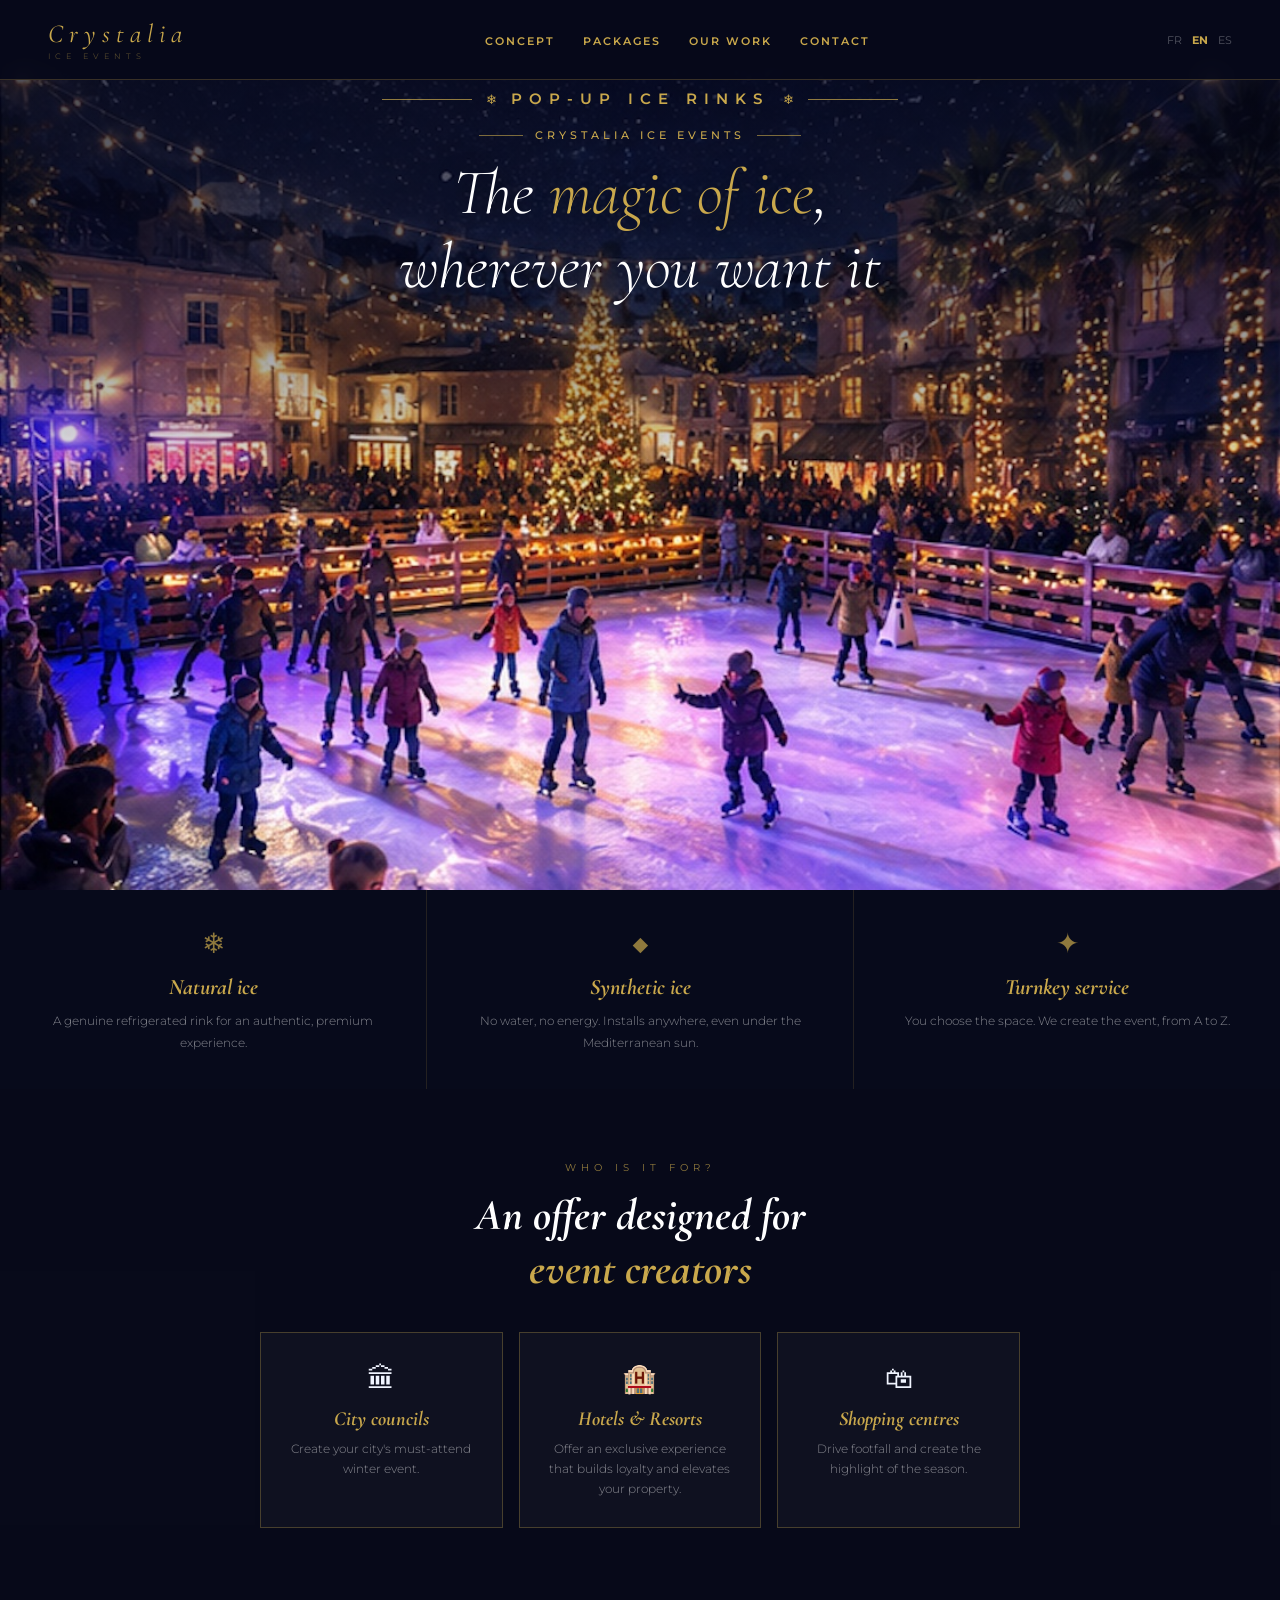
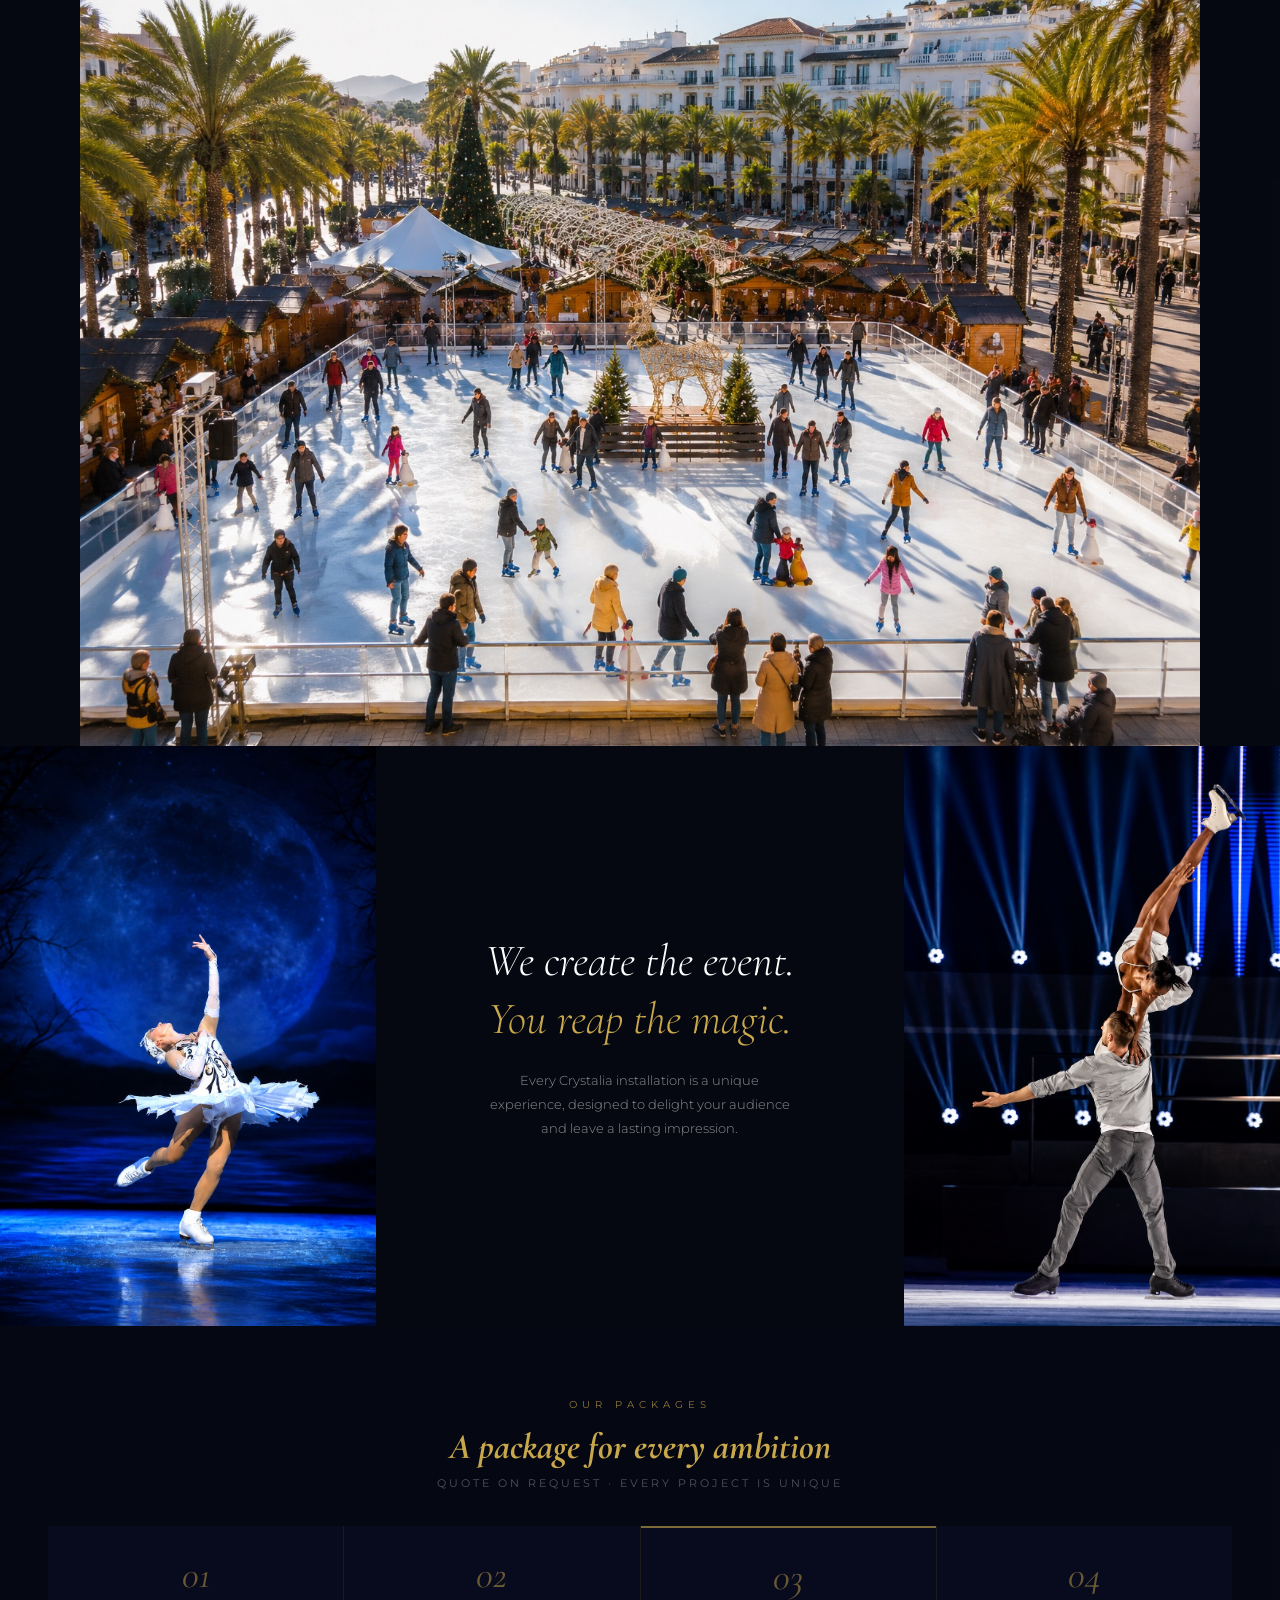
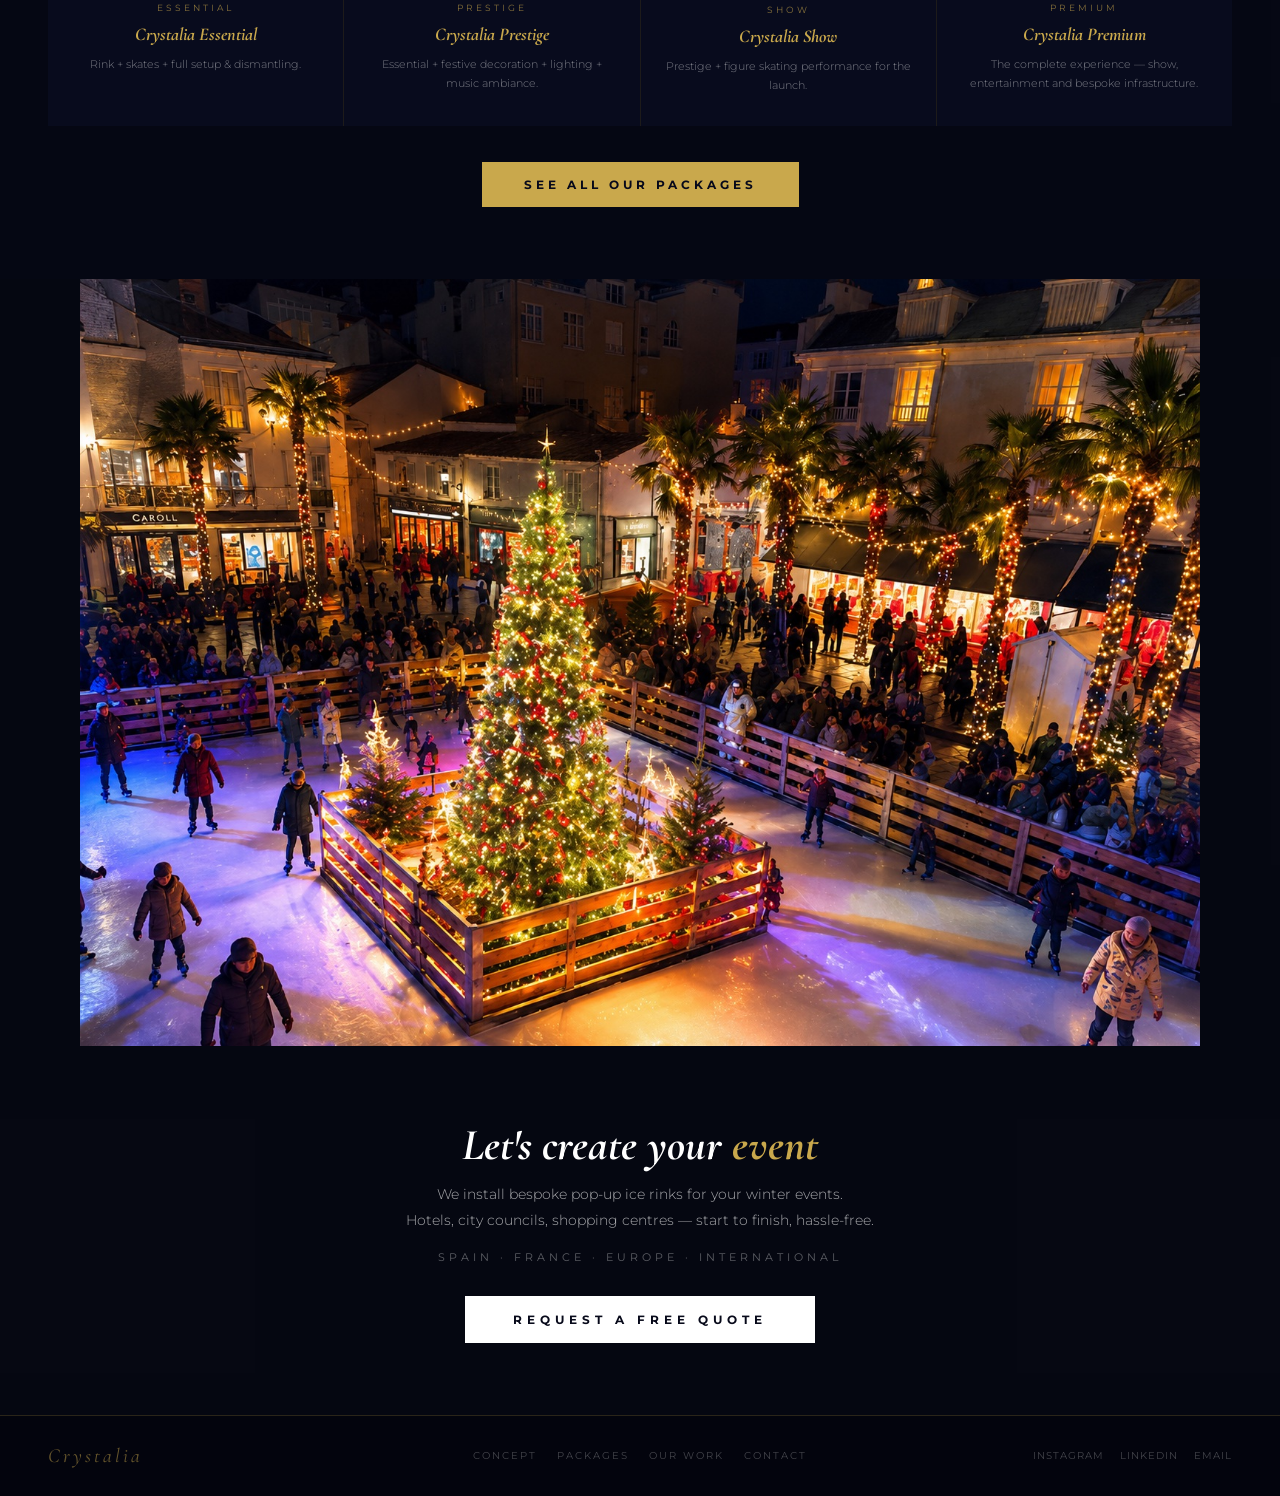
<file: index.html>
<!DOCTYPE html>
<html lang="fr">
<head>
  <meta charset="UTF-8" />
  <meta name="viewport" content="width=device-width, initial-scale=1.0" />
  <title>Crystalia Ice — Patinoires éphémères de prestige</title>
  <meta name="description" content="Crystalia Ice crée des patinoires éphémères sur mesure pour hôtels, mairies et centres commerciaux." />
  <link rel="preconnect" href="https://fonts.googleapis.com" />
  <link rel="preconnect" href="https://fonts.gstatic.com" crossorigin />
  <link href="https://fonts.googleapis.com/css2?family=Cormorant+Garamond:ital,wght@0,300;0,400;0,500;1,300;1,400;1,500&family=Montserrat:wght@300;400;500;600;700&display=swap" rel="stylesheet" />
  <link rel="stylesheet" href="style.css" />
  <style>
    * { box-sizing: border-box; margin: 0; padding: 0; }
    :root { --gold: #c9a84c; --night: #07091a; }
    html { scroll-behavior: smooth; }
    body { background: var(--night); color: #f0f4ff; font-family: 'Montserrat', sans-serif; overflow-x: hidden; }

    /* ── HERO ── */
    .hero {
      margin-top: 62px;
      position: relative;
      height: 92vh;
      min-height: 600px;
      overflow: hidden;
      display: flex;
      flex-direction: column;
      justify-content: flex-start;
    }
    .hero-img {
      position: absolute;
      inset: 0;
      width: 100%;
      height: 100%;
      object-fit: cover;
      object-position: center;
      z-index: 0;
    }
    .hero-gradient {
      position: absolute;
      inset: 0;
      background: linear-gradient(
        to bottom,
        rgba(7,9,26,0.72) 0%,
        rgba(7,9,26,0.55) 25%,
        rgba(7,9,26,0.0) 55%,
        rgba(7,9,26,0.0) 100%
      );
      z-index: 1;
    }
    /* TAG EN HAUT */
    .hero-top-tag {
      position: relative;
      z-index: 2;
      text-align: center;
      padding: 22px 40px 0;
    }
    .tag-orn {
      display: inline-flex;
      align-items: center;
      gap: 14px;
    }
    .tag-line {
      width: 90px;
      height: 0.5px;
      background: rgba(201,168,76,0.7);
    }
    .tag-flake {
      color: var(--gold);
      font-size: 13px;
    }
    .tag-label {
      font-family: 'Montserrat', sans-serif;
      font-size: 15px;
      font-weight: 600;
      letter-spacing: 7px;
      color: var(--gold);
      text-transform: uppercase;
    }
    /* TEXTE SOUS LE TAG */
    .hero-text {
      position: relative;
      z-index: 2;
      width: 100%;
      text-align: center;
      padding: 20px 40px 0;
    }
    .hero-orn { display: flex; align-items: center; gap: 12px; justify-content: center; margin-bottom: 14px; }
    .orn-line { width: 44px; height: 0.5px; background: rgba(201,168,76,0.6); }
    .orn-tag { font-size: 11px; letter-spacing: 4px; color: var(--gold); text-transform: uppercase; font-weight: 500; }
    .hero-text h1 {
      font-family: 'Cormorant Garamond', serif;
      font-size: clamp(36px, 5vw, 64px);
      font-weight: 300;
      font-style: italic;
      color: #fff;
      line-height: 1.15;
      margin-bottom: 14px;
      text-shadow: 0 2px 20px rgba(0,0,0,0.6);
    }
    .hero-text h1 em { color: var(--gold); }
    .hero-text p {
      font-size: 15px;
      color: rgba(255,255,255,0.9);
      max-width: 520px;
      line-height: 1.8;
      margin: 0 auto 28px;
      font-weight: 300;
      text-shadow: 0 1px 8px rgba(0,0,0,0.6);
    }
    .btn-white { background: #fff; color: var(--night); padding: 16px 48px; font-size: 12px; font-weight: 700; letter-spacing: 5px; text-transform: uppercase; border: none; cursor: pointer; font-family: 'Montserrat', sans-serif; text-decoration: none; display: inline-block; }
    .btn-gold { background: var(--gold); color: var(--night); padding: 15px 42px; font-size: 12px; font-weight: 700; letter-spacing: 4px; text-transform: uppercase; border: none; cursor: pointer; font-family: 'Montserrat', sans-serif; text-decoration: none; display: inline-block; }

    /* ── PILIERS ── */
    .piliers { display: grid; grid-template-columns: repeat(3, 1fr); gap: 1px; background: rgba(201,168,76,0.15); }
    .pilier { background: rgba(8,11,28,0.99); padding: 36px 28px; text-align: center; }
    .pilier-icon { font-size: 28px; color: rgba(201,168,76,0.7); margin-bottom: 14px; display: block; }
    .pilier h3 { font-family: 'Cormorant Garamond', serif; font-size: 22px; font-style: italic; color: var(--gold); margin-bottom: 10px; }
    .pilier p { font-size: 12px; color: rgba(255,255,255,0.5); line-height: 1.8; font-weight: 300; }

    /* ── SECTIONS TEXTE ── */
    .sec-tag { font-size: 10px; letter-spacing: 5px; color: rgba(201,168,76,0.7); text-transform: uppercase; margin-bottom: 14px; display: block; }
    .section-dark { background: rgba(8,10,26,0.99); padding: 72px 48px; text-align: center; }
    .section-dark h2 { font-family: 'Cormorant Garamond', serif; font-size: clamp(28px, 4vw, 44px); font-style: italic; color: #fff; margin-bottom: 36px; }
    .section-dark h2 em { color: var(--gold); }

    /* ── CIBLES ── */
    .cibles-grid { display: grid; grid-template-columns: repeat(3, 1fr); gap: 16px; max-width: 760px; margin: 0 auto; }
    .cible { border: 0.5px solid rgba(201,168,76,0.3); padding: 28px 22px; background: rgba(255,255,255,0.03); }
    .cible-icon { font-size: 28px; margin-bottom: 12px; display: block; }
    .cible h3 { font-family: 'Cormorant Garamond', serif; font-size: 20px; font-style: italic; color: var(--gold); margin-bottom: 8px; }
    .cible p { font-size: 12px; color: rgba(255,255,255,0.5); line-height: 1.65; font-weight: 300; }

    /* ── IMAGE SECTION ── */
    .section-image { background: rgba(6,8,18,0.99); padding: 0 80px 0; line-height: 0; }
    .section-image img { width: 100%; height: auto; display: block; }

    /* ── TRIO ── */
    .section-trio { display: grid; grid-template-columns: 1fr 1.4fr 1fr; background: rgba(6,8,18,0.99); min-height: 580px; }
    .trio-photo { overflow: hidden; }
    .trio-photo img { width: 100%; height: 100%; object-fit: cover; object-position: center top; display: block; }
    .trio-text { display: flex; flex-direction: column; align-items: center; justify-content: center; text-align: center; padding: 60px 40px; background: rgba(6,8,18,0.99); }
    .trio-text h2 { font-family: 'Cormorant Garamond', serif; font-size: clamp(28px, 3.5vw, 48px); font-style: italic; font-weight: 300; color: #fff; line-height: 1.3; margin-bottom: 20px; }
    .trio-text h2 em { color: var(--gold); }
    .trio-text p { font-size: 13px; color: rgba(255,255,255,0.55); line-height: 1.85; font-weight: 300; max-width: 300px; }

    /* ── FORMULES ── */
    .formules { background: rgba(6,8,20,0.99); padding: 72px 48px; }
    .formules-header { text-align: center; margin-bottom: 36px; }
    .formules-header h2 { font-family: 'Cormorant Garamond', serif; font-size: clamp(26px, 4vw, 36px); font-style: italic; color: #fff; margin-bottom: 8px; }
    .formules-header h2 em { color: var(--gold); }
    .formules-header p { font-size: 11px; color: rgba(255,255,255,0.3); letter-spacing: 3px; text-transform: uppercase; }
    .formules-grid { display: grid; grid-template-columns: repeat(4, 1fr); gap: 1px; background: rgba(201,168,76,0.12); margin-bottom: 36px; }
    .f-card { background: rgba(9,12,30,0.99); padding: 30px 20px; text-align: center; }
    .f-card.featured { border-top: 2px solid rgba(201,168,76,0.6); }
    .f-num { font-family: 'Cormorant Garamond', serif; font-size: 38px; font-style: italic; color: rgba(201,168,76,0.5); line-height: 1; margin-bottom: 8px; }
    .f-tag { font-size: 9px; letter-spacing: 3px; text-transform: uppercase; color: rgba(201,168,76,0.65); margin-bottom: 10px; display: block; }
    .f-card h3 { font-family: 'Cormorant Garamond', serif; font-size: 18px; font-style: italic; color: var(--gold); margin-bottom: 10px; }
    .f-card p { font-size: 11px; color: rgba(255,255,255,0.45); line-height: 1.75; font-weight: 300; }
    .formules-cta { text-align: center; }

    /* ── CTA ── */
    .section-cta { background: rgba(6,8,18,0.99); padding: 72px 48px; text-align: center; }
    .section-cta h2 { font-family: 'Cormorant Garamond', serif; font-size: clamp(28px, 4vw, 44px); font-style: italic; color: #fff; margin-bottom: 10px; }
    .section-cta h2 em { color: var(--gold); }
    .section-cta .cta-desc { font-size: 14px; color: rgba(255,255,255,0.65); line-height: 1.85; font-weight: 300; max-width: 560px; margin: 0 auto 16px; letter-spacing: 0; text-transform: none; }
    .section-cta .cta-sub { font-size: 11px; color: rgba(255,255,255,0.35); letter-spacing: 4px; text-transform: uppercase; margin-bottom: 32px; }

    /* ── FOOTER ── */
    footer { padding: 28px 48px; background: rgba(4,5,14,0.99); border-top: 0.5px solid rgba(201,168,76,0.2); display: grid; grid-template-columns: 1fr 1fr 1fr; align-items: center; }
    .footer-logo { font-family: 'Cormorant Garamond', serif; font-size: 20px; font-style: italic; color: rgba(201,168,76,0.5); letter-spacing: 3px; }
    .footer-nav { display: flex; gap: 20px; justify-content: center; }
    .footer-nav a { font-size: 10px; color: rgba(255,255,255,0.25); letter-spacing: 2px; text-transform: uppercase; text-decoration: none; }
    .footer-nav a:hover { color: var(--gold); }
    .footer-social { display: flex; gap: 16px; justify-content: flex-end; }
    .footer-social a { font-size: 10px; color: rgba(255,255,255,0.25); letter-spacing: 1px; text-transform: uppercase; text-decoration: none; }
    .footer-social a:hover { color: var(--gold); }

    /* ── SÉLECTEUR DE LANGUE ── */
    .nav-lang span { cursor: pointer; }
    .nav-lang span.active { color: var(--gold); font-weight: 700; }

    /* ============================================
       RESPONSIVE MOBILE — page d'accueil
       ============================================ */
    @media (max-width: 768px) {
      .hero { height: 86vh; min-height: 520px; margin-top: 58px; }
      .hero-top-tag { padding: 16px 20px 0; }
      .tag-line { width: 40px; }
      .tag-label { font-size: 10px; letter-spacing: 4px; }
      .hero-text { padding: 14px 22px 0; }
      .hero-text h1 { font-size: clamp(28px, 8vw, 38px); margin-bottom: 10px; }
      .hero-text p { font-size: 13px; max-width: 320px; }

      .piliers { grid-template-columns: 1fr; }
      .pilier { padding: 28px 24px; }

      .section-dark { padding: 48px 24px; }
      .section-dark h2 { margin-bottom: 26px; }
      .cibles-grid { grid-template-columns: 1fr; gap: 12px; }

      .section-image { padding: 0 20px; }

      .section-trio { grid-template-columns: 1fr; min-height: auto; }
      .trio-photo { height: 420px; background: rgba(6,8,18,0.99); }
      .trio-photo img { object-fit: contain; object-position: center; }
      .trio-text { padding: 36px 24px; }
      .trio-text p { max-width: none; }

      .formules { padding: 48px 20px; }
      .formules-grid { grid-template-columns: 1fr 1fr; gap: 1px; }
      .f-card { padding: 22px 14px; }

      .section-cta { padding: 48px 24px; }
      .section-cta .cta-desc { font-size: 13px; }

      footer { grid-template-columns: 1fr; gap: 16px; text-align: center; padding: 32px 24px; }
      .footer-nav, .footer-social { justify-content: center; }
    }

    @media (max-width: 480px) {
      .formules-grid { grid-template-columns: 1fr; }
      .hero-text h1 { font-size: 26px; }
    }
  </style>
</head>
<body>

  <!-- NAV -->
  <nav class="main-nav">
    <a href="index.html" class="nav-logo">
      <span class="nav-logo-main">Crystalia</span>
      <span class="nav-logo-sub">Ice Events</span>
    </a>
    <ul class="nav-links">
      <li><a href="concept.html" data-i18n="nav.concept">Concept</a></li>
      <li><a href="formules.html" data-i18n="nav.formules">Formules</a></li>
      <li><a href="realisations.html" data-i18n="nav.realisations">Réalisations</a></li>
      <li><a href="contact.html" data-i18n="nav.contact">Contact</a></li>
    </ul>
    <div class="nav-lang">
      <span data-lang="fr">FR</span>
      <span data-lang="en">EN</span>
      <span data-lang="es">ES</span>
    </div>
    <button class="nav-burger" aria-label="Menu">
      <span></span><span></span><span></span>
    </button>
  </nav>

  <!-- NAV MOBILE PANEL -->
  <div class="nav-mobile-panel">
    <a href="index.html" class="active" data-i18n="nav.accueil">Accueil</a>
    <a href="concept.html" data-i18n="nav.concept">Concept</a>
    <a href="formules.html" data-i18n="nav.formules">Formules</a>
    <a href="realisations.html" data-i18n="nav.realisations">Réalisations</a>
    <a href="contact.html" data-i18n="nav.contact">Contact</a>
    <div class="nav-mobile-lang">
      <span data-lang="fr">FR</span>
      <span data-lang="en">EN</span>
      <span data-lang="es">ES</span>
    </div>
  </div>

  <!-- HERO -->
  <div class="hero">
    <img class="hero-img" src="hero-bg.jpg" alt="Patinoire féerique de nuit" />
    <div class="hero-gradient"></div>
    <div class="hero-top-tag">
      <div class="tag-orn">
        <div class="tag-line"></div>
        <span class="tag-flake">❄</span>
        <span class="tag-label" data-i18n="hero.tag">Patinoires éphémères</span>
        <span class="tag-flake">❄</span>
        <div class="tag-line"></div>
      </div>
    </div>
    <div class="hero-text">
      <div class="hero-orn">
        <div class="orn-line"></div>
        <span class="orn-tag">Crystalia Ice Events</span>
        <div class="orn-line"></div>
      </div>
      <h1 data-i18n-html="hero.title">La <em>magie de la glace</em>,<br>où vous le souhaitez</h1>
    </div>
  </div>

  <!-- PILIERS -->
  <section class="piliers">
    <div class="pilier">
      <span class="pilier-icon">❄</span>
      <h3 data-i18n="piliers.naturelle.titre">Glace naturelle</h3>
      <p data-i18n="piliers.naturelle.texte">Une vraie patinoire réfrigérée pour une expérience authentique et premium.</p>
    </div>
    <div class="pilier">
      <span class="pilier-icon">◆</span>
      <h3 data-i18n="piliers.synthetique.titre">Glace synthétique</h3>
      <p data-i18n="piliers.synthetique.texte">Sans eau ni énergie. S'installe partout, même en plein soleil méditerranéen.</p>
    </div>
    <div class="pilier">
      <span class="pilier-icon">✦</span>
      <h3 data-i18n="piliers.cle.titre">Clé en main</h3>
      <p data-i18n="piliers.cle.texte">Vous choisissez l'espace. Nous créons l'événement, de A à Z.</p>
    </div>
  </section>

  <!-- CIBLES -->
  <section class="section-dark">
    <span class="sec-tag" data-i18n="cibles.tag">Pour qui ?</span>
    <h2 data-i18n-html="cibles.titre">Une offre pensée pour<br><em>les créateurs d'événements</em></h2>
    <div class="cibles-grid">
      <div class="cible">
        <span class="cible-icon">🏛</span>
        <h3 data-i18n="cibles.mairies.titre">Mairies</h3>
        <p data-i18n="cibles.mairies.texte">Créez le rendez-vous hivernal incontournable de votre ville.</p>
      </div>
      <div class="cible">
        <span class="cible-icon">🏨</span>
        <h3 data-i18n="cibles.hotels.titre">Hôtels & Resorts</h3>
        <p data-i18n="cibles.hotels.texte">Offrez une expérience exclusive qui fidélise et fait rayonner votre établissement.</p>
      </div>
      <div class="cible">
        <span class="cible-icon">🛍</span>
        <h3 data-i18n="cibles.centres.titre">Centres commerciaux</h3>
        <p data-i18n="cibles.centres.texte">Générez du flux et créez l'animation de la saison.</p>
      </div>
    </div>
  </section>

  <!-- IMAGE 1 -->
  <div class="section-image">
    <img src="cta-bg.jpg" alt="Patinoire de jour" />
  </div>

  <!-- TRIO -->
  <section class="section-trio">
    <div class="trio-photo">
      <img src="show-left.jpg" alt="Patinage artistique solo" />
    </div>
    <div class="trio-text">
      <h2 data-i18n-html="trio.titre">Nous créons l'événement.<br><em>Vous récoltez la magie.</em></h2>
      <p data-i18n="trio.texte">Chaque installation Crystalia est une expérience unique, pensée pour émerveiller votre public et marquer les esprits durablement.</p>
    </div>
    <div class="trio-photo">
      <img src="show-right.jpg" alt="Duo de patinage artistique" />
    </div>
  </section>

  <!-- FORMULES -->
  <section class="formules">
    <div class="formules-header">
      <span class="sec-tag" data-i18n="formules.tag">Nos formules</span>
      <h2 data-i18n-html="formules.titre"><em>Un pack pour chaque ambition</em></h2>
      <p data-i18n="formules.sousTitre">Sur devis · Chaque projet est unique</p>
    </div>
    <div class="formules-grid">
      <div class="f-card">
        <div class="f-num">01</div>
        <span class="f-tag" data-i18n="formules.essentiel.tag">Essentiel</span>
        <h3 data-i18n="formules.essentiel.titre">Crystalia Essentiel</h3>
        <p data-i18n="formules.essentiel.texte">Patinoire + patins + installation & démontage complet.</p>
      </div>
      <div class="f-card">
        <div class="f-num">02</div>
        <span class="f-tag" data-i18n="formules.prestige.tag">Prestige</span>
        <h3 data-i18n="formules.prestige.titre">Crystalia Prestige</h3>
        <p data-i18n="formules.prestige.texte">Essentiel + décoration féerique + éclairage + ambiance musicale.</p>
      </div>
      <div class="f-card featured">
        <div class="f-num">03</div>
        <span class="f-tag" data-i18n="formules.show.tag">Show</span>
        <h3 data-i18n="formules.show.titre">Crystalia Show</h3>
        <p data-i18n="formules.show.texte">Prestige + spectacle de patinage artistique pour l'inauguration.</p>
      </div>
      <div class="f-card">
        <div class="f-num">04</div>
        <span class="f-tag" data-i18n="formules.premium.tag">Premium</span>
        <h3 data-i18n="formules.premium.titre">Crystalia Premium</h3>
        <p data-i18n="formules.premium.texte">L'expérience complète — show, animations et infrastructure sur mesure.</p>
      </div>
    </div>
    <div class="formules-cta">
      <a href="formules.html" class="btn-gold" data-i18n="formules.cta">Voir toutes nos formules</a>
    </div>
  </section>

  <!-- IMAGE 3 -->
  <div class="section-image">
    <img src="cibles-bg.jpg" alt="Patinoire vue aérienne" />
  </div>

  <!-- CTA -->
  <section class="section-cta">
    <h2 data-i18n-html="cta.titre">Créons votre <em>événement</em></h2>
    <p class="cta-desc" data-i18n-html="cta.texte">Nous installons des patinoires éphémères sur mesure pour vos événements hivernaux.<br>Hôtels, mairies, centres commerciaux — de A à Z, sans contrainte.</p>
    <p class="cta-sub" data-i18n="cta.zones">Espagne · France · Europe · International</p>
    <a href="contact.html" class="btn-white" data-i18n="cta.bouton">Demander un devis gratuit</a>
  </section>

  <!-- FOOTER -->
  <footer>
    <div class="footer-logo">Crystalia</div>
    <nav class="footer-nav">
      <a href="concept.html" data-i18n="nav.concept">Concept</a>
      <a href="formules.html" data-i18n="nav.formules">Formules</a>
      <a href="realisations.html" data-i18n="nav.realisations">Réalisations</a>
      <a href="contact.html" data-i18n="nav.contact">Contact</a>
    </nav>
    <div class="footer-social">
      <a href="#" target="_blank">Instagram</a>
      <a href="#" target="_blank">LinkedIn</a>
      <a href="mailto:contact@crystalia-ice.com">Email</a>
    </div>
  </footer>

  <script src="i18n.js"></script>
  <script src="nav-mobile.js"></script>
  <script>
    window.addEventListener('scroll', () => {
      document.querySelector('nav.main-nav').style.background = window.scrollY > 50
        ? 'rgba(7,9,26,0.99)'
        : 'rgba(7,9,26,0.95)';
    });
  </script>
</body>
</html>
</file>
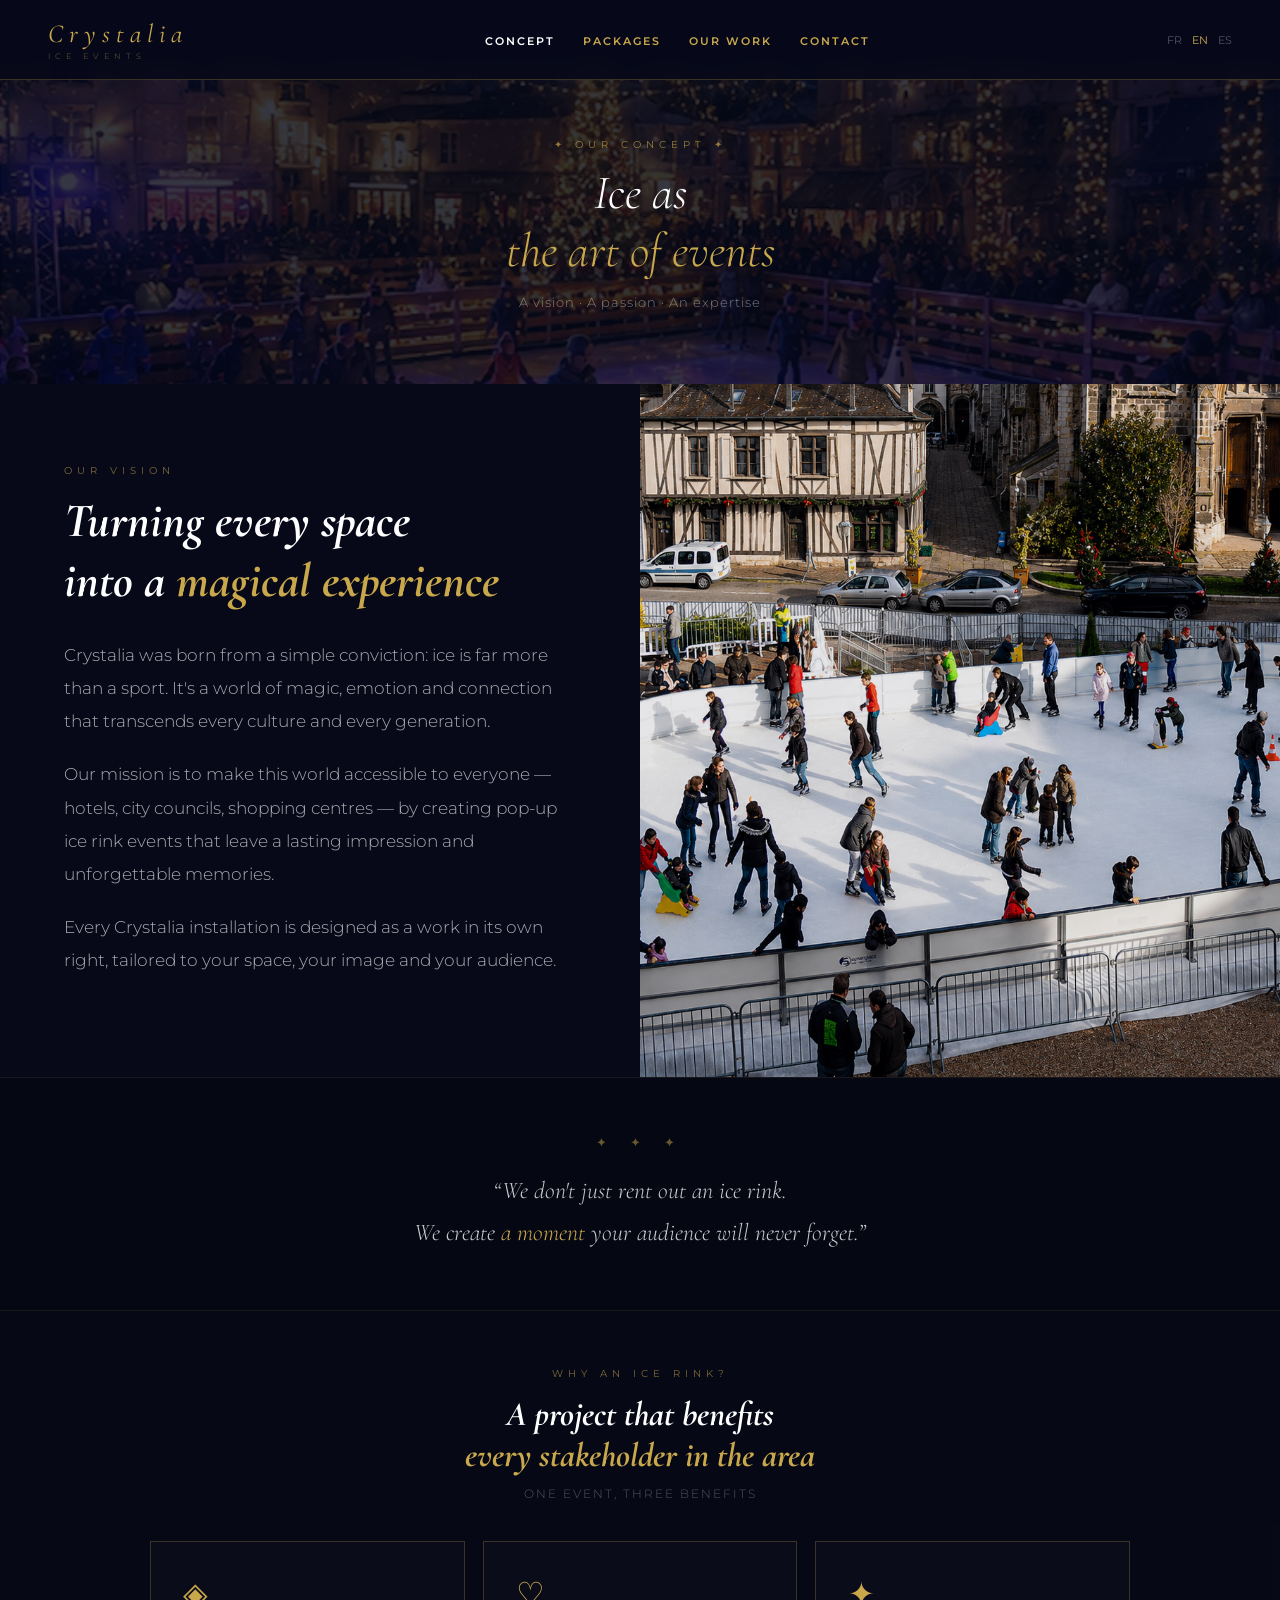
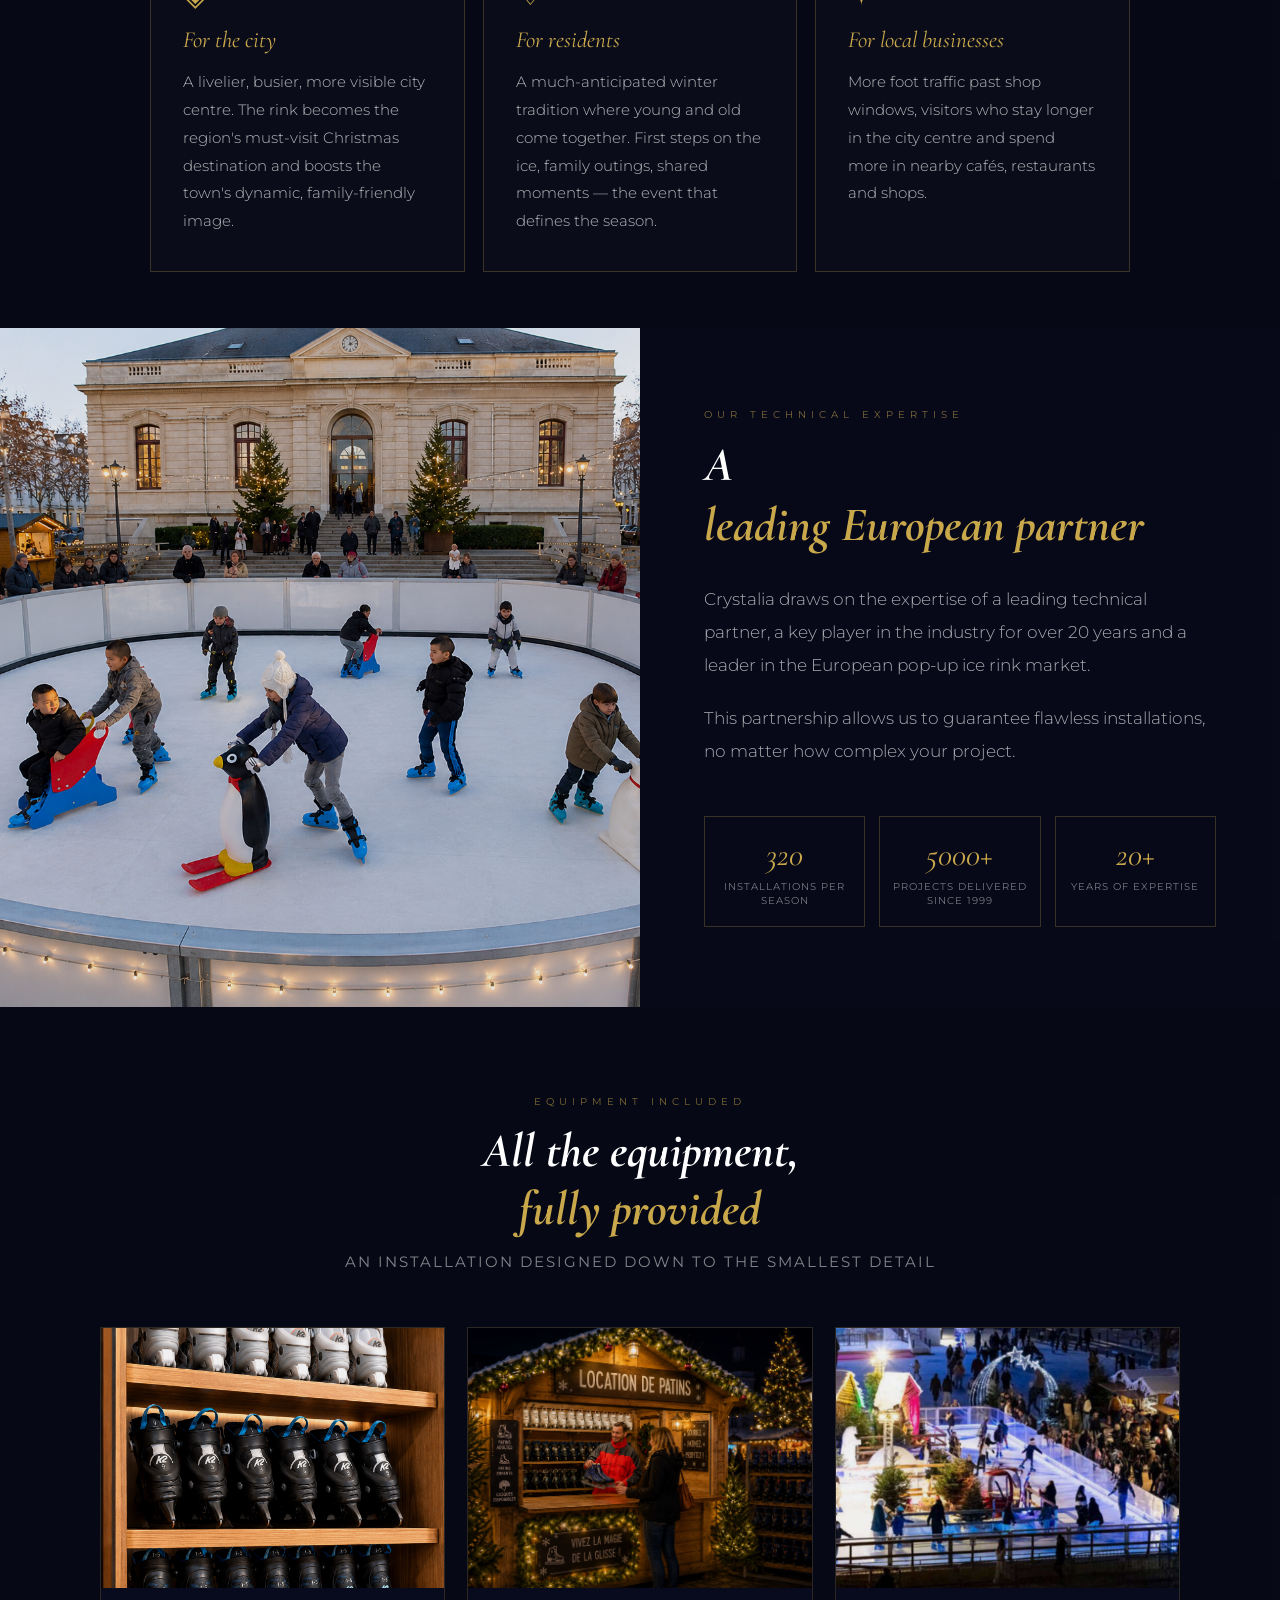
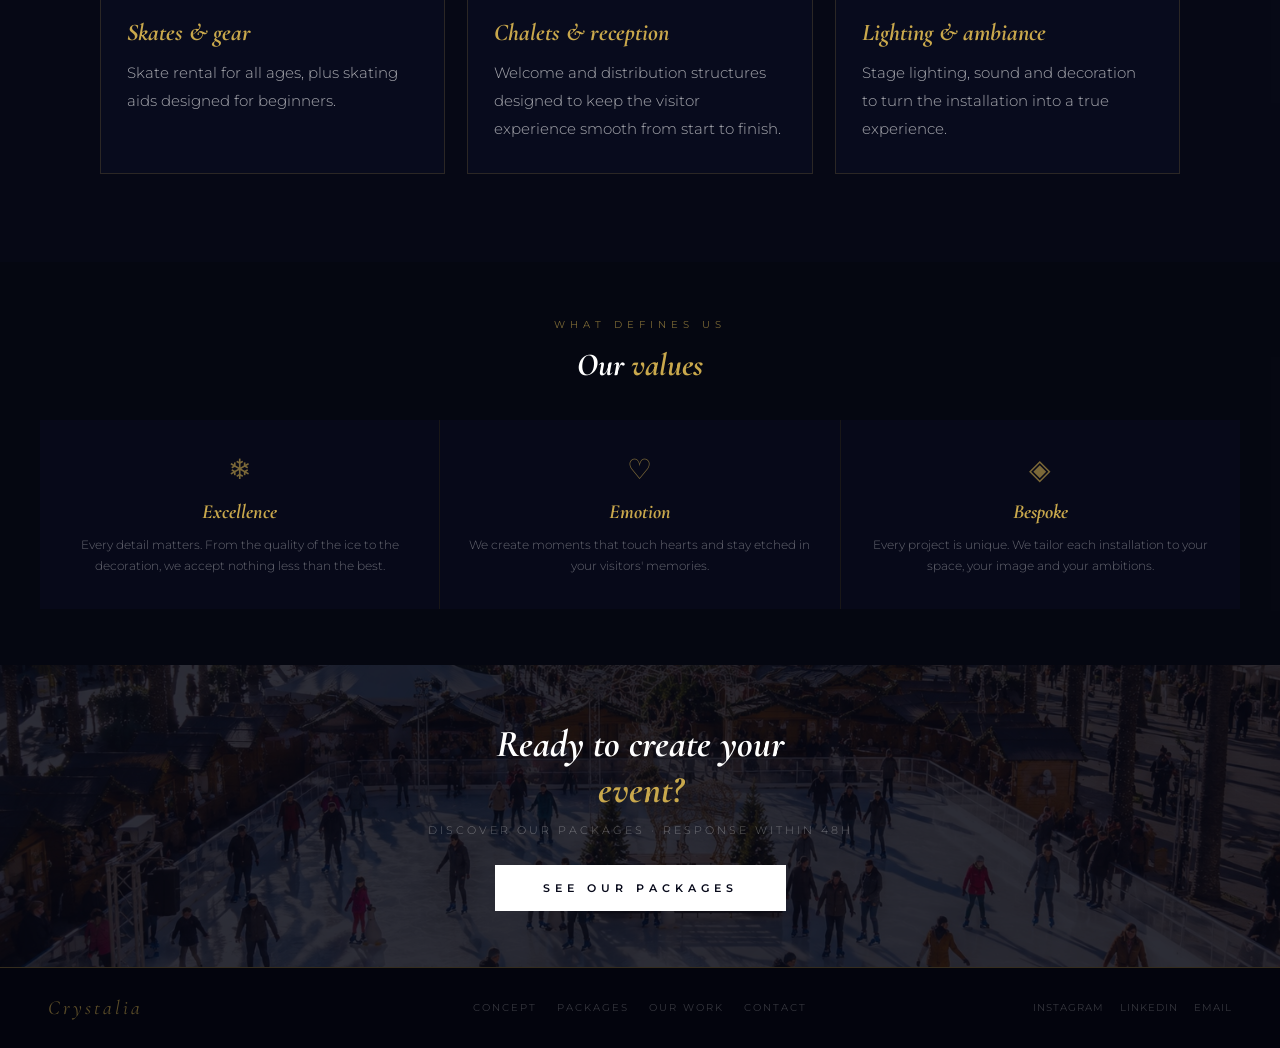
<file: concept.html>
<!DOCTYPE html>
<html lang="fr">
<head>
  <meta charset="UTF-8" />
  <meta name="viewport" content="width=device-width, initial-scale=1.0" />
  <title>Concept — Crystalia Ice</title>
  <meta name="description" content="Découvrez la vision et le concept Crystalia Ice — patinoires éphémères de prestige, partenaire leader européen, événements inoubliables." />
  <link rel="preconnect" href="https://fonts.googleapis.com" />
  <link rel="preconnect" href="https://fonts.gstatic.com" crossorigin />
  <link href="https://fonts.googleapis.com/css2?family=Cormorant+Garamond:ital,wght@0,300;0,400;0,500;1,300;1,400;1,500&family=Montserrat:wght@300;400;500;600&display=swap" rel="stylesheet" />
  <link rel="stylesheet" href="style.css" />
  <style>
    .vision { display: grid; grid-template-columns: 1fr 1fr; background: rgba(8,10,26,0.99); }
    .vision-text { padding: 80px 64px; display: flex; flex-direction: column; justify-content: center; }
    .vision-text h2 { font-family: 'Cormorant Garamond', serif; font-size: clamp(34px,4.5vw,48px); font-style: italic; color: #fff; line-height: 1.25; margin-bottom: 28px; }
    .vision-text h2 em { color: var(--gold); }
    .vision-text p { font-size: 17px; color: rgba(255,255,255,0.65); line-height: 1.95; font-weight: 300; margin-bottom: 20px; }
    .vision-img { overflow: hidden; min-height: 360px; }
    .vision-img img { width: 100%; height: 100%; object-fit: cover; opacity: 0.9; }

    .philo { padding: 56px 60px; background: rgba(6,8,20,0.99); text-align: center; border-top: 0.5px solid rgba(201,168,76,0.1); border-bottom: 0.5px solid rgba(201,168,76,0.1); }
    .stars { color: var(--gold); letter-spacing: 10px; font-size: 13px; opacity: 0.5; margin-bottom: 20px; display: block; }
    .philo blockquote { font-family: 'Cormorant Garamond', serif; font-size: clamp(18px,3vw,24px); font-style: italic; color: rgba(255,255,255,0.78); line-height: 1.75; max-width: 620px; margin: 0 auto; font-weight: 300; }
    .philo blockquote em { color: var(--gold); }

    .pourquoi { background: rgba(7,9,22,0.99); padding: 56px 40px; }
    .pourquoi-header { text-align: center; margin-bottom: 40px; }
    .pourquoi-header h2 { font-family: 'Cormorant Garamond', serif; font-size: clamp(26px,4vw,34px); font-style: italic; color: #fff; margin-bottom: 10px; }
    .pourquoi-header h2 em { color: var(--gold); }
    .pourquoi-header p { font-size: 12px; color: rgba(255,255,255,0.3); letter-spacing: 2px; text-transform: uppercase; font-weight: 300; }
    .chiffres { display: grid; grid-template-columns: repeat(2,1fr); gap: 18px; max-width: 760px; margin: 0 auto; }
    .chiffres-3 { grid-template-columns: repeat(3,1fr); max-width: 980px; }
    .chiffre { border: 0.5px solid rgba(201,168,76,0.25); padding: 36px 32px; background: rgba(255,255,255,0.015); }
    .chiffre .chiffre-icon { font-size: 32px; color: #c9a84c !important; line-height: 1; margin-bottom: 16px; }
    .chiffre h3 { font-family: 'Cormorant Garamond', serif; font-size: 23px; font-style: italic; color: #c9a84c !important; margin-bottom: 14px; font-weight: 400; }
    .chiffre p { font-size: 15px; color: rgba(255,255,255,0.7) !important; line-height: 1.85; font-weight: 300; }

    .partenaire { position: relative; overflow: hidden; min-height: 420px; }
    .partenaire img { position: absolute; inset: 0; width: 100%; height: 100%; object-fit: cover; z-index: 0; opacity: 0.9; }
    .partenaire-ov { position: absolute; inset: 0; background: linear-gradient(to left, rgba(6,9,26,0.95) 40%, rgba(6,9,26,0.2) 100%); z-index: 1; }
    .partenaire-content { position: relative; z-index: 3; display: flex; justify-content: flex-end; padding: 72px 70px; }
    .partenaire-text { max-width: 560px; text-align: right; }
    .partenaire-text h2 { font-family: 'Cormorant Garamond', serif; font-size: clamp(32px,5vw,46px); font-style: italic; color: #fff; margin-bottom: 24px; line-height: 1.25; }
    .partenaire-text h2 em { color: var(--gold); }
    .partenaire-text p { font-size: 17px; color: rgba(255,255,255,0.65); line-height: 1.9; font-weight: 300; margin-bottom: 18px; }
    .partenaire-stats { display: grid; grid-template-columns: repeat(3,1fr); gap: 14px; margin-top: 28px; }
    .partenaire-v2 .vision-text { background: rgba(8,10,26,0.99); }
    .p-stat { border: 0.5px solid rgba(201,168,76,0.25); padding: 18px 12px; text-align: center; }
    .p-stat-num { font-family: 'Cormorant Garamond', serif; font-size: 32px; font-style: italic; color: var(--gold); }
    .p-stat-label { font-size: 10px; color: rgba(255,255,255,0.45); letter-spacing: 1px; text-transform: uppercase; margin-top: 6px; line-height: 1.4; display: block; }

    .valeurs { padding: 56px 40px; background: rgba(6,8,18,0.99); }
    .valeurs-header { text-align: center; margin-bottom: 36px; }
    .valeurs-header h2 { font-family: 'Cormorant Garamond', serif; font-size: clamp(24px,4vw,32px); font-style: italic; color: #fff; }
    .valeurs-header h2 em { color: var(--gold); }
    .valeurs-grid { display: grid; grid-template-columns: repeat(3,1fr); gap: 1px; background: rgba(201,168,76,0.1); }
    .valeur { background: rgba(8,10,26,0.99); padding: 32px 26px; text-align: center; }
    .valeur-icon { font-size: 28px; color: rgba(201,168,76,0.6); margin-bottom: 14px; display: block; }
    .valeur h3 { font-family: 'Cormorant Garamond', serif; font-size: 20px; font-style: italic; color: var(--gold); margin-bottom: 10px; }
    .valeur p { font-size: 12px; color: rgba(255,255,255,0.38); line-height: 1.8; font-weight: 300; }

    .equip { background: rgba(7,9,22,0.99); padding: 88px 56px; }
    .equip-header { text-align: center; margin-bottom: 56px; }
    .equip-header h2 { font-family: 'Cormorant Garamond', serif; font-size: clamp(34px,5vw,48px); font-style: italic; color: #fff; margin-bottom: 14px; }
    .equip-header h2 em { color: var(--gold); }
    .equip-header p { font-size: 15px; color: rgba(255,255,255,0.5); letter-spacing: 2px; text-transform: uppercase; }
    .equip-grid { display: grid; grid-template-columns: repeat(4,1fr); gap: 22px; max-width: 1320px; margin: 0 auto; }
    .equip-grid-3 { grid-template-columns: repeat(3,1fr); max-width: 1080px; }
    .equip-card { background: rgba(9,12,30,0.99); border: 0.5px solid rgba(201,168,76,0.18); overflow: hidden; }
    .equip-img { height: 260px; overflow: hidden; }
    .equip-img img { width: 100%; height: 100%; object-fit: cover; opacity: 0.95; }
    .equip-text { padding: 30px 26px; }
    .equip-text h3 { font-family: 'Cormorant Garamond', serif; font-size: 24px; font-style: italic; color: var(--gold); margin-bottom: 12px; }
    .equip-text p { font-size: 15px; color: rgba(255,255,255,0.65); line-height: 1.85; font-weight: 300; }

    /* ============================================
       RESPONSIVE MOBILE — page Concept
       ============================================ */
    @media (max-width: 768px) {
      .vision { grid-template-columns: 1fr; }
      .vision-text { padding: 40px 24px; }
      .vision-text h2 { font-size: clamp(26px,7vw,32px); margin-bottom: 18px; }
      .vision-text p { font-size: 15px; margin-bottom: 16px; }
      .vision-img { min-height: 220px; }

      .philo { padding: 36px 24px; }
      .philo blockquote { font-size: 17px; }

      .pourquoi { padding: 40px 22px; }
      .pourquoi-header { margin-bottom: 28px; }
      .chiffres, .chiffres-3 { grid-template-columns: 1fr; gap: 14px; max-width: none; }
      .chiffre { padding: 26px 22px; }
      .chiffre h3 { font-size: 21px; }
      .chiffre p { font-size: 14px; }

      .partenaire-content { padding: 32px 22px; justify-content: flex-start; }
      .partenaire-text { text-align: left; max-width: none; }
      .partenaire-text h2 { font-size: clamp(26px,7vw,32px); }
      .partenaire-text p { font-size: 15px; }
      .partenaire-stats { grid-template-columns: repeat(3,1fr); gap: 8px; margin-top: 20px; }
      .p-stat { padding: 12px 6px; }
      .p-stat-num { font-size: 24px; }
      .p-stat-label { font-size: 8px; }

      .equip { padding: 48px 22px; }
      .equip-header { margin-bottom: 32px; }
      .equip-grid, .equip-grid-3 { grid-template-columns: 1fr; gap: 16px; max-width: none; }
      .equip-img { height: 200px; }

      .valeurs { padding: 40px 22px; }
      .valeurs-header { margin-bottom: 24px; }
      .valeurs-grid { grid-template-columns: 1fr; }
      .valeur { padding: 26px 22px; }
    }
  </style>
</head>
<body>

  <nav class="main-nav">
    <a href="index.html" class="nav-logo">
      <span class="nav-logo-main">Crystalia</span>
      <span class="nav-logo-sub">Ice Events</span>
    </a>
    <ul class="nav-links">
      <li><a href="concept.html" class="active" data-i18n="nav.concept">Concept</a></li>
      <li><a href="formules.html" data-i18n="nav.formules">Formules</a></li>
      <li><a href="realisations.html" data-i18n="nav.realisations">Réalisations</a></li>
      <li><a href="contact.html" data-i18n="nav.contact">Contact</a></li>
    </ul>
    <div class="nav-lang">
      <span data-lang="fr">FR</span><span data-lang="en">EN</span><span data-lang="es">ES</span>
    </div>
    <button class="nav-burger" aria-label="Menu">
      <span></span><span></span><span></span>
    </button>
  </nav>

  <div class="nav-mobile-panel">
    <a href="index.html" data-i18n="nav.accueil">Accueil</a>
    <a href="concept.html" class="active" data-i18n="nav.concept">Concept</a>
    <a href="formules.html" data-i18n="nav.formules">Formules</a>
    <a href="realisations.html" data-i18n="nav.realisations">Réalisations</a>
    <a href="contact.html" data-i18n="nav.contact">Contact</a>
    <div class="nav-mobile-lang">
      <span data-lang="fr">FR</span>
      <span data-lang="en">EN</span>
      <span data-lang="es">ES</span>
    </div>
  </div>

  <div class="page-hero">
    <img src="hero-bg.jpg" alt="Patinoire féerique" />
    <div class="page-hero-ov"></div>
    <div class="page-hero-content">
      <div class="page-tag" data-i18n="concept.hero.tag">✦ Notre concept ✦</div>
      <h1 data-i18n-html="concept.hero.titre">La glace comme<br><em>art de l'événement</em></h1>
      <p data-i18n="concept.hero.sousTitre">Une vision · Une passion · Une expertise</p>
    </div>
  </div>

  <div class="vision">
    <div class="vision-text">
      <span class="sec-tag" data-i18n="concept.vision.tag">Notre vision</span>
      <h2 data-i18n-html="concept.vision.titre">Transformer chaque espace<br>en <em>expérience magique</em></h2>
      <p data-i18n="concept.vision.p1">Crystalia est née d'une conviction simple : la glace est bien plus qu'un sport. C'est un univers de magie, d'émotion et de partage qui transcende toutes les cultures et toutes les générations.</p>
      <p data-i18n="concept.vision.p2">Notre mission est de rendre cet univers accessible à tous — hôtels, mairies, centres commerciaux — en créant des événements de patinoire éphémères qui marquent les esprits et créent des souvenirs inoubliables.</p>
      <p data-i18n="concept.vision.p3">Chaque installation Crystalia est pensée comme une œuvre à part entière, adaptée à votre espace, votre image et votre clientèle.</p>
    </div>
    <div class="vision-img">
      <img src="real-01.png" alt="Patinoire de jour" />
    </div>
  </div>

  <div class="philo">
    <span class="stars">✦ ✦ ✦</span>
    <blockquote data-i18n-html="concept.philo">« Nous ne louons pas simplement une patinoire.<br>Nous créons <em>un moment</em> que votre public n'oubliera jamais. »</blockquote>
  </div>

  <div class="pourquoi">
    <div class="pourquoi-header">
      <span class="sec-tag" data-i18n="concept.pourquoi.tag">Pourquoi une patinoire ?</span>
      <h2 data-i18n-html="concept.pourquoi.titre">Un projet qui profite<br><em>à tous les acteurs du territoire</em></h2>
      <p data-i18n="concept.pourquoi.sousTitre">Une animation, trois bénéfices</p>
    </div>
    <div class="chiffres chiffres-3">
      <div class="chiffre">
        <div class="chiffre-icon">◈</div>
        <h3 data-i18n="concept.pourquoi.ville.titre">Pour la ville</h3>
        <p data-i18n="concept.pourquoi.ville.texte">Un centre-ville plus vivant, plus visité, plus visible. La patinoire devient la destination de Noël de toute la région et renforce l'image dynamique et familiale de la commune.</p>
      </div>
      <div class="chiffre">
        <div class="chiffre-icon">♡</div>
        <h3 data-i18n="concept.pourquoi.habitants.titre">Pour les habitants</h3>
        <p data-i18n="concept.pourquoi.habitants.texte">Un rendez-vous attendu chaque hiver, où petits et grands se retrouvent. Premiers pas sur la glace, sorties en famille, moments partagés — l'événement qui rythme la saison.</p>
      </div>
      <div class="chiffre">
        <div class="chiffre-icon">✦</div>
        <h3 data-i18n="concept.pourquoi.commercants.titre">Pour les commerçants</h3>
        <p data-i18n="concept.pourquoi.commercants.texte">Plus de passage devant les vitrines, des visiteurs qui prolongent leur présence en centre-ville et consomment davantage dans les cafés, restaurants et boutiques alentour.</p>
      </div>
    </div>
  </div>

  <div class="vision partenaire-v2">
    <div class="vision-img">
      <img src="partenaire-bg.png" alt="Patinoire en place publique" />
    </div>
    <div class="vision-text">
      <span class="sec-tag" data-i18n="concept.partenaire.tag">Notre expertise technique</span>
      <h2 data-i18n-html="concept.partenaire.titre">Un partenaire<br><em>leader européen</em></h2>
      <p data-i18n="concept.partenaire.p1">Crystalia s'appuie sur l'expertise d'un partenaire technique de référence, acteur incontournable du secteur depuis plus de 20 ans et leader sur le marché européen de la patinoire éphémère.</p>
      <p data-i18n="concept.partenaire.p2">Cette collaboration nous permet de garantir des installations irréprochables, quelle que soit la complexité de votre projet.</p>
      <div class="partenaire-stats">
        <div class="p-stat">
          <div class="p-stat-num">320</div>
          <span class="p-stat-label" data-i18n="concept.partenaire.stat1">installations par saison</span>
        </div>
        <div class="p-stat">
          <div class="p-stat-num">5000+</div>
          <span class="p-stat-label" data-i18n="concept.partenaire.stat2">réalisations depuis 1999</span>
        </div>
        <div class="p-stat">
          <div class="p-stat-num">20+</div>
          <span class="p-stat-label" data-i18n="concept.partenaire.stat3">ans d'expertise</span>
        </div>
      </div>
    </div>
  </div>

  <div class="equip">
    <div class="equip-header">
      <span class="sec-tag" data-i18n="concept.equip.tag">Matériel inclus</span>
      <h2 data-i18n-html="concept.equip.titre">Tout l'équipement,<br><em>mis à disposition</em></h2>
      <p data-i18n="concept.equip.sousTitre">Une installation pensée dans les moindres détails</p>
    </div>
    <div class="equip-grid equip-grid-3">
      <div class="equip-card">
        <div class="equip-img"><img src="equip-01.png" alt="Patins de location" /></div>
        <div class="equip-text">
          <h3 data-i18n="concept.equip.patins.titre">Patins & glisse</h3>
          <p data-i18n="concept.equip.patins.texte">Location de patins pour tous les âges, ainsi que les accessoires de glisse adaptés aux débutants.</p>
        </div>
      </div>
      <div class="equip-card">
        <div class="equip-img"><img src="equip-02.png" alt="Chalets d'accueil" /></div>
        <div class="equip-text">
          <h3 data-i18n="concept.equip.chalets.titre">Chalets & accueil</h3>
          <p data-i18n="concept.equip.chalets.texte">Structures d'accueil et de distribution pensées pour fluidifier l'expérience visiteur du début à la fin.</p>
        </div>
      </div>
      <div class="equip-card">
        <div class="equip-img"><img src="equip-03.png" alt="Éclairage et ambiance" /></div>
        <div class="equip-text">
          <h3 data-i18n="concept.equip.lumiere.titre">Lumière & ambiance</h3>
          <p data-i18n="concept.equip.lumiere.texte">Éclairage scénique, sonorisation et décoration pour transformer l'installation en véritable expérience.</p>
        </div>
      </div>
    </div>
  </div>

  <div class="valeurs">
    <div class="valeurs-header">
      <span class="sec-tag" data-i18n="concept.valeurs.tag">Ce qui nous définit</span>
      <h2 data-i18n-html="concept.valeurs.titre">Nos <em>valeurs</em></h2>
    </div>
    <div class="valeurs-grid">
      <div class="valeur">
        <span class="valeur-icon">❄</span>
        <h3 data-i18n="concept.valeurs.excellence.titre">Excellence</h3>
        <p data-i18n="concept.valeurs.excellence.texte">Chaque détail compte. De la qualité de la glace à la décoration, nous n'acceptons que le meilleur.</p>
      </div>
      <div class="valeur">
        <span class="valeur-icon">♡</span>
        <h3 data-i18n="concept.valeurs.emotion.titre">Émotion</h3>
        <p data-i18n="concept.valeurs.emotion.texte">Nous créons des moments qui touchent les cœurs et restent gravés dans la mémoire de vos visiteurs.</p>
      </div>
      <div class="valeur">
        <span class="valeur-icon">◈</span>
        <h3 data-i18n="concept.valeurs.surMesure.titre">Sur mesure</h3>
        <p data-i18n="concept.valeurs.surMesure.texte">Chaque projet est unique. Nous adaptons chaque installation à votre espace, votre image et vos ambitions.</p>
      </div>
    </div>
  </div>

  <section class="cta-section">
    <img src="cta-bg.jpg" alt="Lumières de Noël" />
    <div class="cta-ov"></div>
    <div class="cta-inner">
      <h2 data-i18n-html="concept.cta.titre">Prêt à créer votre<br><em>événement ?</em></h2>
      <p data-i18n="concept.cta.sousTitre">Découvrez nos formules · Réponse sous 48h</p>
      <a href="formules.html" class="btn-white" data-i18n="concept.cta.bouton">Voir nos formules</a>
    </div>
  </section>

  <footer>
    <div class="footer-logo">Crystalia</div>
    <nav class="footer-nav">
      <a href="concept.html" data-i18n="nav.concept">Concept</a>
      <a href="formules.html" data-i18n="nav.formules">Formules</a>
      <a href="realisations.html" data-i18n="nav.realisations">Réalisations</a>
      <a href="contact.html" data-i18n="nav.contact">Contact</a>
    </nav>
    <div class="footer-social">
      <a href="#" target="_blank">Instagram</a>
      <a href="#" target="_blank">LinkedIn</a>
      <a href="mailto:contact@crystalia-ice.com">Email</a>
    </div>
  </footer>

  <script src="i18n.js"></script>
  <script src="nav-mobile.js"></script>
  <script>
    window.addEventListener('scroll', () => {
      const nav = document.querySelector('nav');
      nav.style.background = window.scrollY > 50 ? 'rgba(7,9,26,0.98)' : 'rgba(7,9,26,0.92)';
    });
  </script>
</body>
</html>
</file>
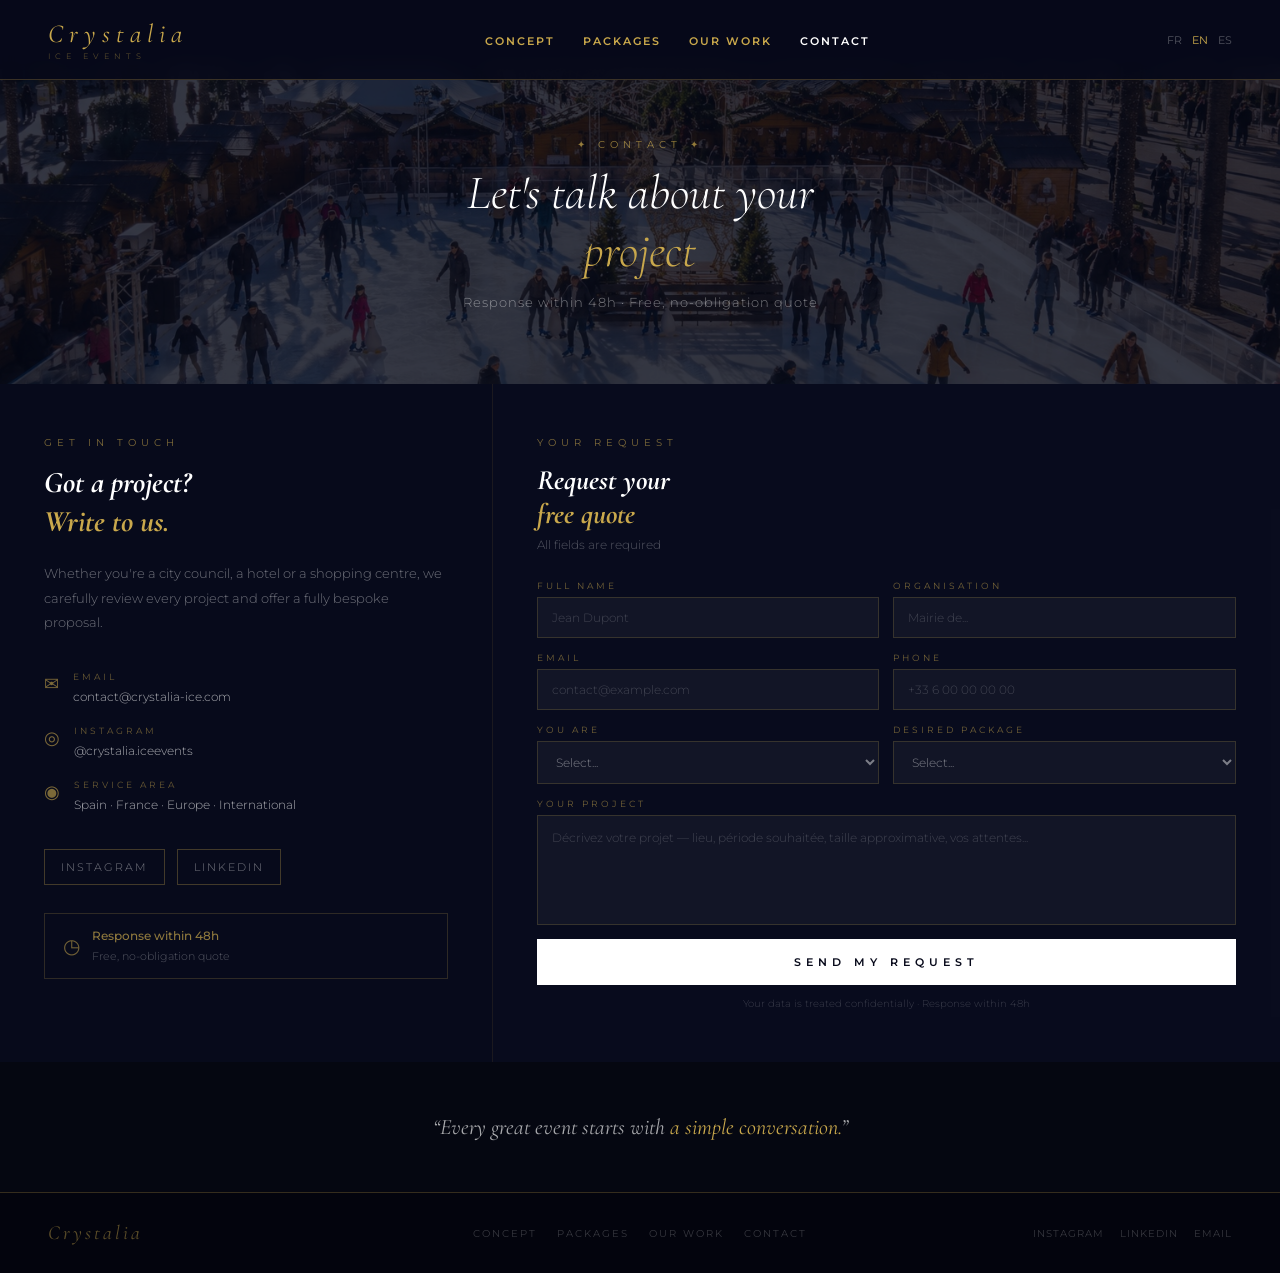
<file: contact.html>
<!DOCTYPE html>
<html lang="fr">
<head>
  <meta charset="UTF-8" />
  <meta name="viewport" content="width=device-width, initial-scale=1.0" />
  <title>Contact — Crystalia Ice</title>
  <meta name="description" content="Contactez Crystalia Ice pour votre projet de patinoire éphémère. Devis gratuit, réponse sous 48h." />
  <link rel="preconnect" href="https://fonts.googleapis.com" />
  <link rel="preconnect" href="https://fonts.gstatic.com" crossorigin />
  <link href="https://fonts.googleapis.com/css2?family=Cormorant+Garamond:ital,wght@0,300;0,400;0,500;1,300;1,400;1,500&family=Montserrat:wght@300;400;500;600&display=swap" rel="stylesheet" />
  <link rel="stylesheet" href="style.css" />
  <style>
    .contact-main { display: grid; grid-template-columns: 1fr 1.6fr; gap: 1px; background: rgba(201,168,76,0.1); }
    .contact-info { background: rgba(8,11,28,0.99); padding: 52px 44px; }
    .contact-info h2 { font-family: 'Cormorant Garamond', serif; font-size: 30px; font-style: italic; color: #fff; margin-bottom: 20px; line-height: 1.3; }
    .contact-info h2 em { color: var(--gold); }
    .contact-info > p { font-size: 13px; color: rgba(255,255,255,0.42); line-height: 1.9; font-weight: 300; margin-bottom: 36px; }
    .info-items { display: flex; flex-direction: column; gap: 20px; margin-bottom: 36px; }
    .info-item { display: flex; align-items: flex-start; gap: 14px; }
    .info-icon { font-size: 18px; color: rgba(201,168,76,0.6); margin-top: 2px; flex-shrink: 0; }
    .info-label { font-size: 9px; letter-spacing: 3px; text-transform: uppercase; color: rgba(201,168,76,0.5); margin-bottom: 4px; display: block; }
    .info-value { font-size: 12px; color: rgba(255,255,255,0.65); font-weight: 300; }
    .social-links { display: flex; gap: 12px; margin-bottom: 28px; }
    .social-btn { display: flex; align-items: center; gap: 8px; border: 0.5px solid rgba(201,168,76,0.3); padding: 10px 16px; font-size: 11px; color: rgba(255,255,255,0.45); letter-spacing: 2px; text-transform: uppercase; font-weight: 300; cursor: pointer; text-decoration: none; transition: border-color 0.2s, color 0.2s; }
    .social-btn:hover { color: var(--gold); border-color: rgba(201,168,76,0.6); }
    .response-badge { display: flex; align-items: center; gap: 12px; border: 0.5px solid rgba(201,168,76,0.2); padding: 14px 18px; }
    .response-badge strong { color: rgba(201,168,76,0.7); font-weight: 500; display: block; font-size: 12px; margin-bottom: 2px; }
    .response-badge span { font-size: 11px; color: rgba(255,255,255,0.3); font-weight: 300; }

    .contact-form { background: rgba(9,12,30,0.99); padding: 52px 44px; }
    .contact-form h2 { font-family: 'Cormorant Garamond', serif; font-size: 28px; font-style: italic; color: #fff; margin-bottom: 6px; }
    .contact-form h2 em { color: var(--gold); }
    .contact-form > p { font-size: 12px; color: rgba(255,255,255,0.3); margin-bottom: 28px; font-weight: 300; }
    .form-row { display: grid; grid-template-columns: 1fr 1fr; gap: 14px; }
    .form-group { display: flex; flex-direction: column; gap: 6px; margin-bottom: 14px; }
    .form-group label { font-size: 9px; letter-spacing: 3px; text-transform: uppercase; color: rgba(201,168,76,0.55); }
    .form-group input,
    .form-group select,
    .form-group textarea {
      background: rgba(255,255,255,0.04);
      border: 0.5px solid rgba(201,168,76,0.2);
      color: rgba(255,255,255,0.7);
      padding: 12px 14px;
      font-size: 12px;
      font-family: 'Montserrat', sans-serif;
      font-weight: 300;
      outline: none;
      width: 100%;
      transition: border-color 0.2s;
    }
    .form-group input:focus,
    .form-group select:focus,
    .form-group textarea:focus { border-color: rgba(201,168,76,0.5); }
    .form-group input::placeholder,
    .form-group textarea::placeholder { color: rgba(255,255,255,0.2); }
    .form-group select { color: rgba(255,255,255,0.45); }
    .form-group select option { background: #07091a; }
    .form-group textarea { resize: none; height: 110px; line-height: 1.7; }
    .btn-submit { width: 100%; background: #ffffff; color: var(--night); padding: 16px; font-size: 11px; font-weight: 600; letter-spacing: 5px; text-transform: uppercase; border: none; cursor: pointer; font-family: 'Montserrat', sans-serif; margin-top: 6px; display: block; transition: opacity 0.2s; }
    .btn-submit:hover { opacity: 0.88; }
    .form-note { font-size: 10px; color: rgba(255,255,255,0.2); text-align: center; margin-top: 12px; font-weight: 300; }
    .form-success { display: none; text-align: center; padding: 32px; }
    .form-success h3 { font-family: 'Cormorant Garamond', serif; font-size: 24px; font-style: italic; color: var(--gold); margin-bottom: 10px; }
    .form-success p { font-size: 13px; color: rgba(255,255,255,0.5); }

    .quote-fin { padding: 52px 40px; background: rgba(6,8,18,0.99); text-align: center; }
    .quote-fin p { font-family: 'Cormorant Garamond', serif; font-size: clamp(18px,3vw,22px); font-style: italic; color: rgba(255,255,255,0.65); }
    .quote-fin p em { color: var(--gold); }

    @media (max-width: 768px) {
      .contact-main { grid-template-columns: 1fr; }
      .contact-info, .contact-form { padding: 36px 24px; }
      .form-row { grid-template-columns: 1fr; }
      .social-links { flex-wrap: wrap; }
    }

    /* ============================================
       RESPONSIVE MOBILE — affinage Contact
       ============================================ */
    @media (max-width: 768px) {
      .contact-info, .contact-form { padding: 30px 20px; }
      .contact-info h2, .contact-form h2 { font-size: 24px; }
      .contact-info > p, .contact-form > p { font-size: 13px; }
      .info-items { gap: 16px; margin-bottom: 28px; }
      .response-badge { padding: 12px 14px; }
      .social-btn { font-size: 10px; padding: 9px 14px; flex: 1; justify-content: center; }

      .form-group input, .form-group select, .form-group textarea { font-size: 16px; /* avoids iOS zoom on focus */ padding: 11px 12px; }
      .form-group label { font-size: 9px; }
      .btn-submit { padding: 15px; font-size: 10px; letter-spacing: 3px; }

      .quote-fin { padding: 36px 24px; }
      .quote-fin p { font-size: 16px; }
    }
  </style>
</head>
<body>

  <nav class="main-nav">
    <a href="index.html" class="nav-logo">
      <span class="nav-logo-main">Crystalia</span>
      <span class="nav-logo-sub">Ice Events</span>
    </a>
    <ul class="nav-links">
      <li><a href="concept.html" data-i18n="nav.concept">Concept</a></li>
      <li><a href="formules.html" data-i18n="nav.formules">Formules</a></li>
      <li><a href="realisations.html" data-i18n="nav.realisations">Réalisations</a></li>
      <li><a href="contact.html" class="active" data-i18n="nav.contact">Contact</a></li>
    </ul>
    <div class="nav-lang">
      <span data-lang="fr">FR</span><span data-lang="en">EN</span><span data-lang="es">ES</span>
    </div>
    <button class="nav-burger" aria-label="Menu">
      <span></span><span></span><span></span>
    </button>
  </nav>

  <div class="nav-mobile-panel">
    <a href="index.html" data-i18n="nav.accueil">Accueil</a>
    <a href="concept.html" data-i18n="nav.concept">Concept</a>
    <a href="formules.html" data-i18n="nav.formules">Formules</a>
    <a href="realisations.html" data-i18n="nav.realisations">Réalisations</a>
    <a href="contact.html" class="active" data-i18n="nav.contact">Contact</a>
    <div class="nav-mobile-lang">
      <span data-lang="fr">FR</span>
      <span data-lang="en">EN</span>
      <span data-lang="es">ES</span>
    </div>
  </div>

  <div class="page-hero">
    <img src="cta-bg.jpg" alt="Lumières de Noël" />
    <div class="page-hero-ov"></div>
    <div class="page-hero-content">
      <div class="page-tag" data-i18n="contactPage.hero.tag">✦ Contact ✦</div>
      <h1 data-i18n-html="contactPage.hero.titre">Parlons de votre<br><em>projet</em></h1>
      <p data-i18n="contactPage.hero.sousTitre">Réponse sous 48h · Devis gratuit et sans engagement</p>
    </div>
  </div>

  <div class="contact-main">
    <div class="contact-info">
      <span class="sec-tag" data-i18n="contactPage.info.tag">Nous contacter</span>
      <h2 data-i18n-html="contactPage.info.titre">Un projet ?<br><em>Écrivez-nous.</em></h2>
      <p data-i18n="contactPage.info.texte">Que vous soyez une mairie, un hôtel ou un centre commercial, nous étudions chaque projet avec attention et vous proposons une offre entièrement sur mesure.</p>
      <div class="info-items">
        <div class="info-item">
          <span class="info-icon">✉</span>
          <div>
            <span class="info-label" data-i18n="contactPage.info.email">Email</span>
            <span class="info-value">contact@crystalia-ice.com</span>
          </div>
        </div>
        <div class="info-item">
          <span class="info-icon">◎</span>
          <div>
            <span class="info-label" data-i18n="contactPage.info.instagram">Instagram</span>
            <span class="info-value">@crystalia.iceevents</span>
          </div>
        </div>
        <div class="info-item">
          <span class="info-icon">◉</span>
          <div>
            <span class="info-label" data-i18n="contactPage.info.zone">Zone d'intervention</span>
            <span class="info-value" data-i18n="contactPage.info.zoneValeur">Espagne · France · Europe · International</span>
          </div>
        </div>
      </div>
      <div class="social-links">
        <a href="#" class="social-btn" target="_blank">Instagram</a>
        <a href="#" class="social-btn" target="_blank">LinkedIn</a>
      </div>
      <div class="response-badge">
        <span style="font-size:20px;color:rgba(201,168,76,0.55)">◷</span>
        <div>
          <strong data-i18n="contactPage.info.reponseTitre">Réponse sous 48h</strong>
          <span data-i18n="contactPage.info.reponseTexte">Devis gratuit et sans engagement</span>
        </div>
      </div>
    </div>

    <div class="contact-form">
      <span class="sec-tag" data-i18n="contactPage.form.tag">Votre demande</span>
      <h2 data-i18n-html="contactPage.form.titre">Demandez votre<br><em>devis gratuit</em></h2>
      <p data-i18n="contactPage.form.sousTitre">Tous les champs sont obligatoires</p>

      <form id="contact-form" action="https://formspree.io/f/VOTRE_ID" method="POST">
        <div class="form-row">
          <div class="form-group">
            <label for="nom" data-i18n="contactPage.form.nom">Prénom & Nom</label>
            <input type="text" id="nom" name="nom" placeholder="Jean Dupont" required />
          </div>
          <div class="form-group">
            <label for="org" data-i18n="contactPage.form.org">Organisation</label>
            <input type="text" id="org" name="organisation" placeholder="Mairie de..." required />
          </div>
        </div>
        <div class="form-row">
          <div class="form-group">
            <label for="email" data-i18n="contactPage.form.email">Email</label>
            <input type="email" id="email" name="email" placeholder="contact@example.com" required />
          </div>
          <div class="form-group">
            <label for="tel" data-i18n="contactPage.form.tel">Téléphone</label>
            <input type="tel" id="tel" name="telephone" placeholder="+33 6 00 00 00 00" />
          </div>
        </div>
        <div class="form-row">
          <div class="form-group">
            <label for="type" data-i18n="contactPage.form.type">Vous êtes</label>
            <select id="type" name="type" required>
              <option value="" data-i18n="contactPage.form.select">Sélectionner...</option>
              <option data-i18n="contactPage.form.typeMairie">Mairie / Collectivité</option>
              <option data-i18n="contactPage.form.typeHotel">Hôtel / Resort</option>
              <option data-i18n="contactPage.form.typeCentre">Centre commercial</option>
              <option data-i18n="contactPage.form.typePrive">Événement privé</option>
              <option data-i18n="contactPage.form.typeAutre">Autre</option>
            </select>
          </div>
          <div class="form-group">
            <label for="formule" data-i18n="contactPage.form.formule">Formule souhaitée</label>
            <select id="formule" name="formule">
              <option value="" data-i18n="contactPage.form.select">Sélectionner...</option>
              <option data-i18n="contactPage.form.fEssentiel">Crystalia Essentiel</option>
              <option data-i18n="contactPage.form.fPrestige">Crystalia Prestige</option>
              <option data-i18n="contactPage.form.fShow">Crystalia Show</option>
              <option data-i18n="contactPage.form.fPremium">Crystalia Premium</option>
              <option data-i18n="contactPage.form.fInconnu">Je ne sais pas encore</option>
            </select>
          </div>
        </div>
        <div class="form-group">
          <label for="message" data-i18n="contactPage.form.message">Votre projet</label>
          <textarea id="message" name="message" placeholder="Décrivez votre projet — lieu, période souhaitée, taille approximative, vos attentes..." required></textarea>
        </div>
        <button type="submit" class="btn-submit" data-i18n="contactPage.form.envoyer">Envoyer ma demande</button>
        <div class="form-note" data-i18n="contactPage.form.note">Vos données sont traitées de manière confidentielle · Réponse sous 48h</div>
      </form>

      <div class="form-success" id="form-success">
        <h3 data-i18n="contactPage.form.successTitre">Message envoyé ✦</h3>
        <p data-i18n="contactPage.form.successTexte">Merci pour votre demande. Nous reviendrons vers vous sous 48h.</p>
      </div>
    </div>
  </div>

  <div class="quote-fin">
    <p data-i18n-html="contactPage.quote">« Chaque grand événement commence par <em>une simple conversation.</em> »</p>
  </div>

  <footer>
    <div class="footer-logo">Crystalia</div>
    <nav class="footer-nav">
      <a href="concept.html" data-i18n="nav.concept">Concept</a>
      <a href="formules.html" data-i18n="nav.formules">Formules</a>
      <a href="realisations.html" data-i18n="nav.realisations">Réalisations</a>
      <a href="contact.html" data-i18n="nav.contact">Contact</a>
    </nav>
    <div class="footer-social">
      <a href="#" target="_blank">Instagram</a>
      <a href="#" target="_blank">LinkedIn</a>
      <a href="mailto:contact@crystalia-ice.com">Email</a>
    </div>
  </footer>

  <script src="i18n.js"></script>
  <script src="nav-mobile.js"></script>
  <script>
    window.addEventListener('scroll', () => {
      const nav = document.querySelector('nav');
      nav.style.background = window.scrollY > 50 ? 'rgba(7,9,26,0.98)' : 'rgba(7,9,26,0.92)';
    });

    document.getElementById('contact-form').addEventListener('submit', async function(e) {
      e.preventDefault();
      const form = this;
      const data = new FormData(form);
      try {
        const res = await fetch(form.action, { method: 'POST', body: data, headers: { 'Accept': 'application/json' } });
        if (res.ok) {
          form.style.display = 'none';
          document.getElementById('form-success').style.display = 'block';
        }
      } catch(err) {
        console.error(err);
      }
    });
  </script>
</body>
</html>
</file>
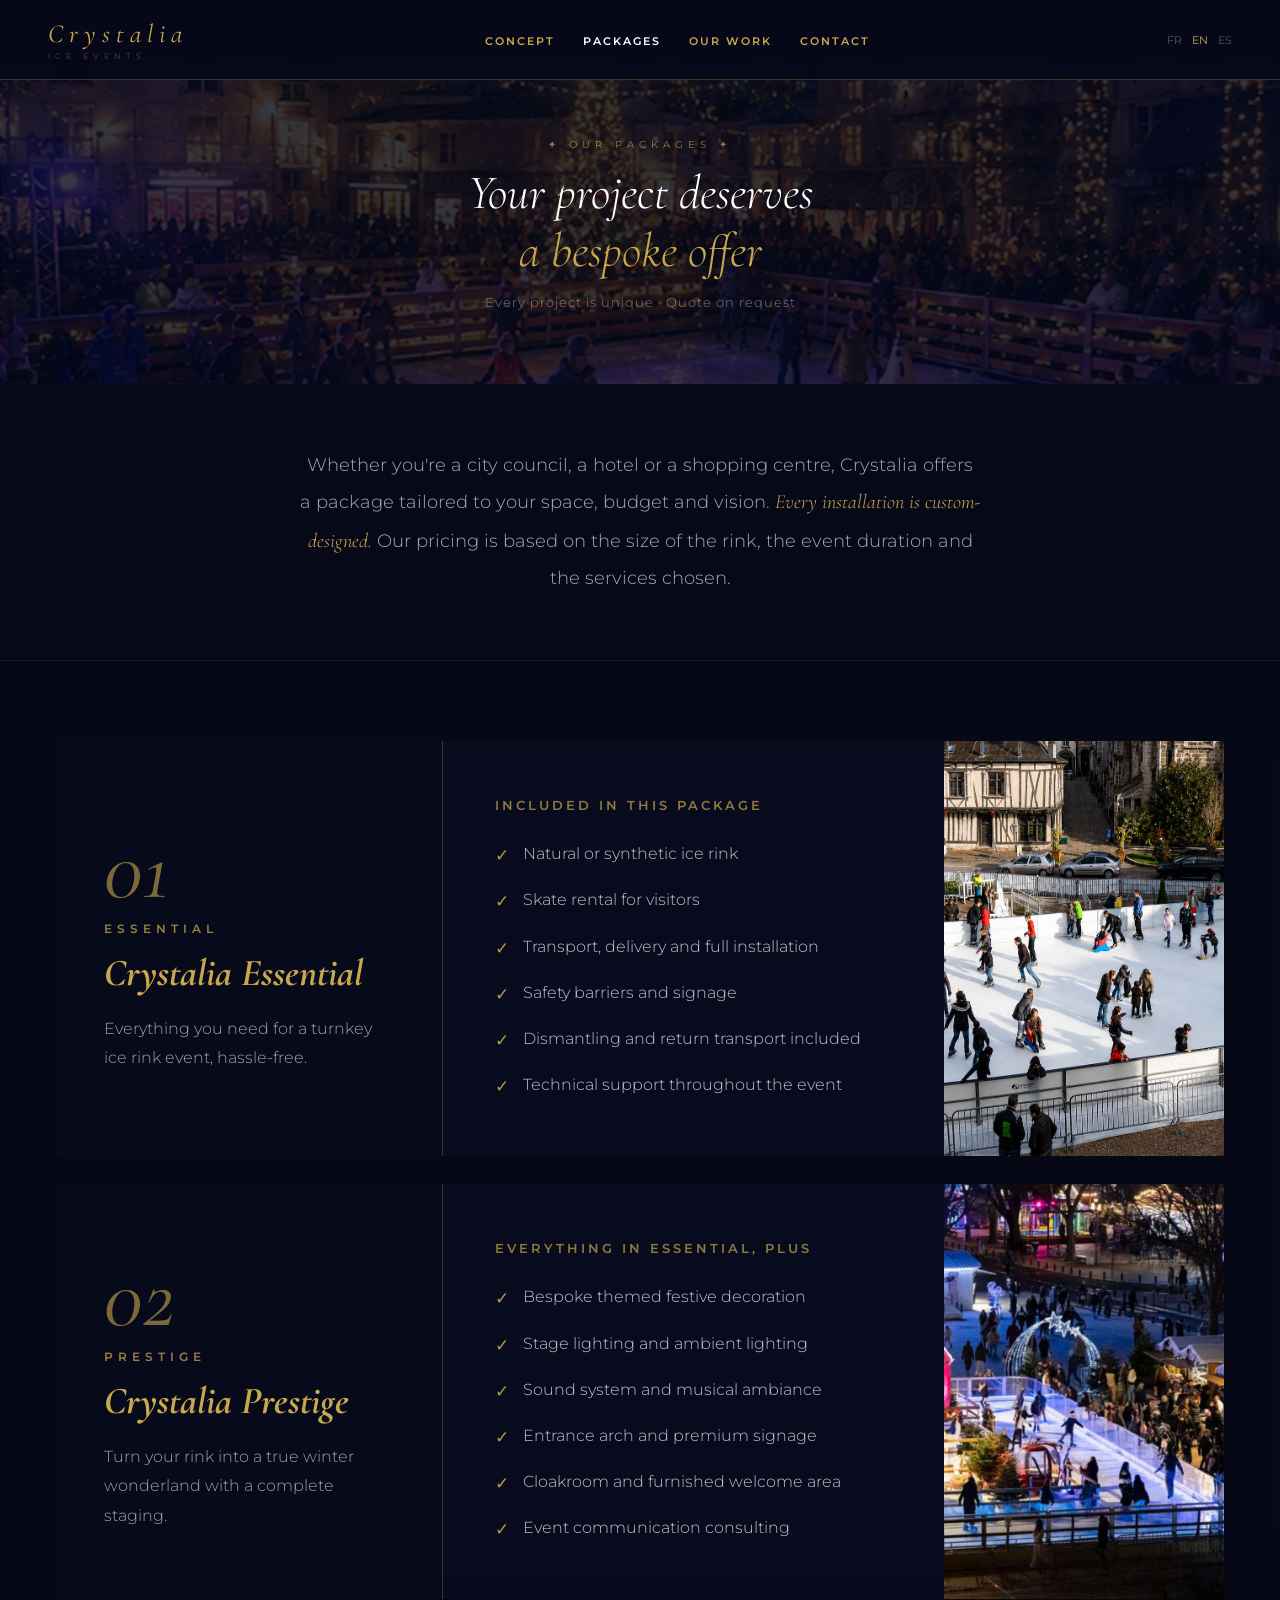
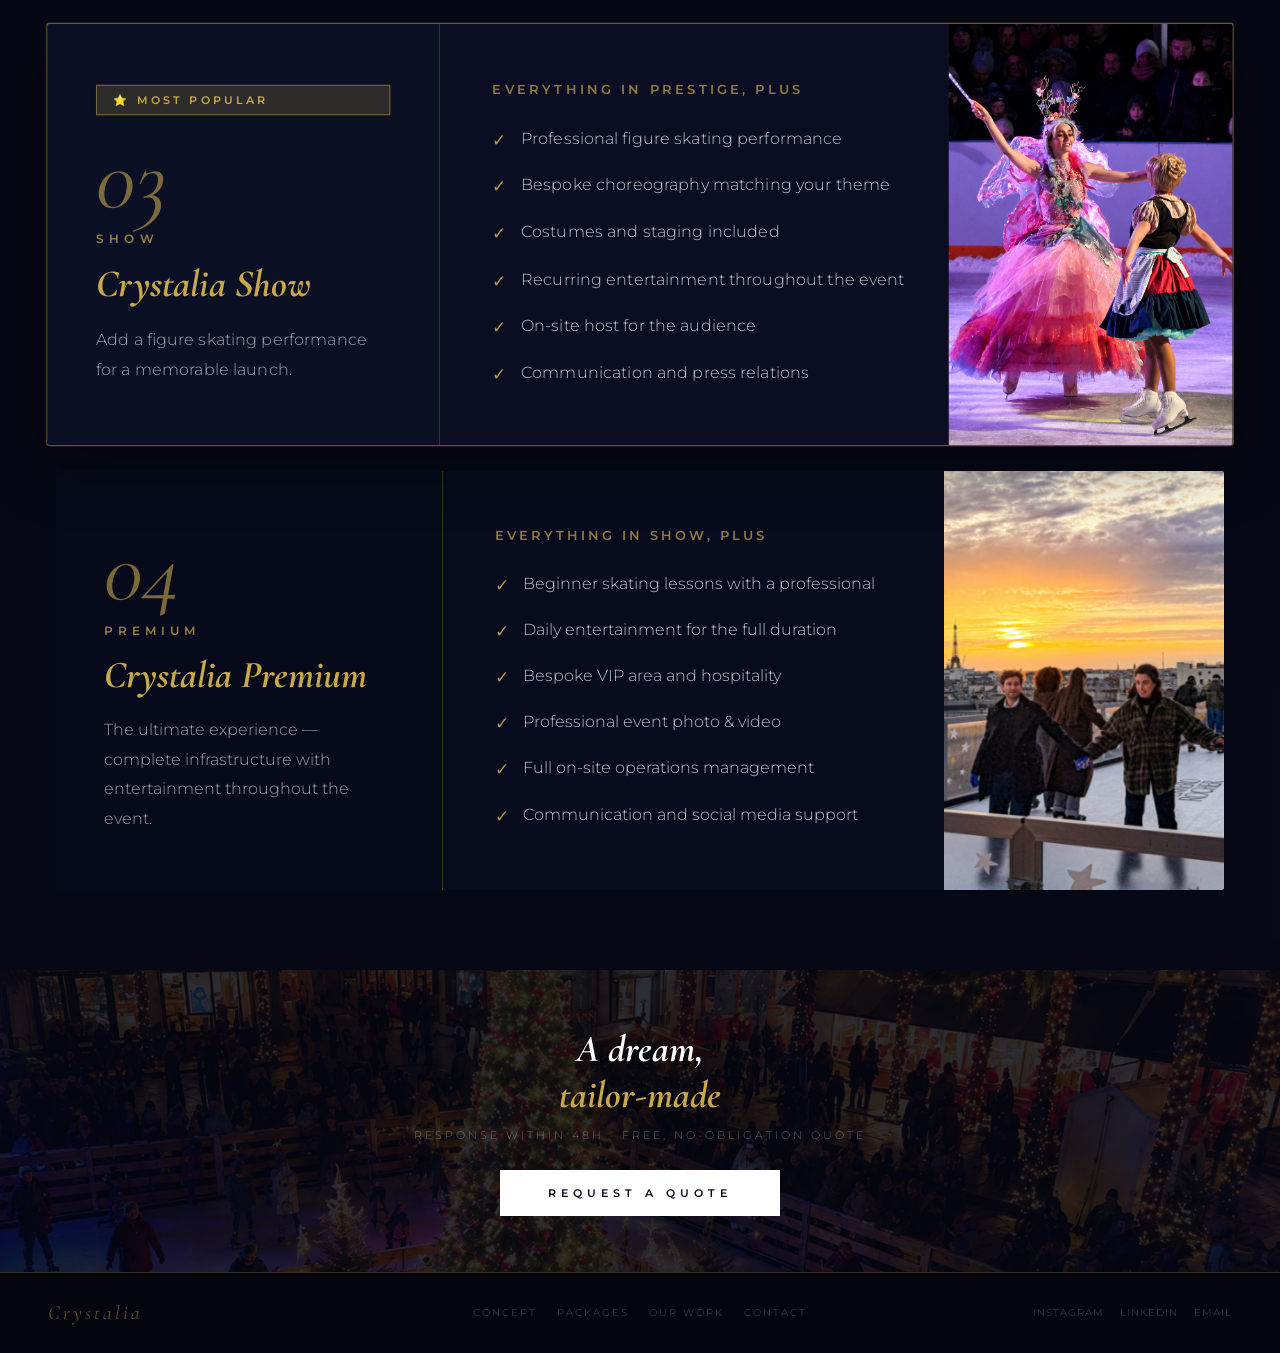
<file: formules.html>
<!DOCTYPE html>
<html lang="fr">
<head>
  <meta charset="UTF-8" />
  <meta name="viewport" content="width=device-width, initial-scale=1.0" />
  <title>Formules — Crystalia Ice</title>
  <meta name="description" content="Découvrez les 4 formules Crystalia Ice — Essentiel, Prestige, Show et Premium. Patinoires éphémères sur mesure, tarifs sur devis." />
  <link rel="preconnect" href="https://fonts.googleapis.com" />
  <link rel="preconnect" href="https://fonts.gstatic.com" crossorigin />
  <link href="https://fonts.googleapis.com/css2?family=Cormorant+Garamond:ital,wght@0,300;0,400;0,500;1,300;1,400;1,500&family=Montserrat:wght@300;400;500;600&display=swap" rel="stylesheet" />
  <link rel="stylesheet" href="style.css" />
  <style>
    .intro { padding: 64px 60px; background: rgba(8,10,26,0.99); text-align: center; border-bottom: 0.5px solid rgba(201,168,76,0.1); }
    .intro p { font-size: 18px; color: rgba(255,255,255,0.65); max-width: 680px; margin: 0 auto; line-height: 1.95; font-weight: 300; }
    .intro p em { color: var(--gold); font-style: italic; font-family: 'Cormorant Garamond', serif; font-size: 20px; }

    .packs { padding: 80px 56px; background: rgba(7,9,22,0.99); display: flex; flex-direction: column; gap: 28px; max-width: 1280px; margin: 0 auto; }
    .pack { display: grid; grid-template-columns: 1fr 1px 1.3fr 280px; overflow: hidden; background: rgba(201,168,76,0.1); border-radius: 2px; }
    .pack-left { padding: 56px 48px; background: rgba(8,11,28,0.99); display: flex; flex-direction: column; justify-content: center; }
    .pack-divider { background: rgba(201,168,76,0.2); }
    .pack-right { padding: 56px 40px 56px 52px; background: rgba(9,12,30,0.99); }
    .pack-img { overflow: hidden; }
    .pack-img img { width: 100%; height: 100%; object-fit: cover; display: block; }
    .pack-num { font-family: 'Cormorant Garamond', serif; font-size: 88px; font-style: italic; color: rgba(201,168,76,0.6); line-height: 1; margin-bottom: 8px; }
    .pack-tag { font-size: 12px; letter-spacing: 5px; text-transform: uppercase; color: rgba(201,168,76,0.75); margin-bottom: 16px; display: block; font-weight: 600; }
    .pack-left h2 { font-family: 'Cormorant Garamond', serif; font-size: 38px; font-style: italic; color: var(--gold); margin-bottom: 18px; line-height: 1.15; }
    .pack-left p { font-size: 16px; color: rgba(255,255,255,0.62); line-height: 1.85; font-weight: 300; }
    .pack-right h3 { font-size: 13px; letter-spacing: 3px; text-transform: uppercase; color: rgba(201,168,76,0.7); margin-bottom: 28px; font-weight: 600; }
    .pack-items { list-style: none; display: flex; flex-direction: column; gap: 18px; }
    .pack-items li { display: flex; align-items: flex-start; gap: 14px; font-size: 16px; color: rgba(255,255,255,0.75); line-height: 1.6; font-weight: 300; }
    .pack-items li::before { content: '✓'; color: var(--gold); opacity: 0.9; flex-shrink: 0; margin-top: 1px; font-size: 17px; }
    .pack.featured { outline: 1.5px solid rgba(201,168,76,0.5); transform: scale(1.015); box-shadow: 0 20px 60px rgba(0,0,0,0.4); }
    .pack.featured .pack-left { background: rgba(13,17,38,0.99); }
    .pack.featured .pack-right { background: rgba(12,15,36,0.99); }
    .featured-badge { display: inline-block; font-size: 11px; letter-spacing: 3px; text-transform: uppercase; background: rgba(201,168,76,0.18); color: var(--gold); border: 0.5px solid rgba(201,168,76,0.5); padding: 7px 16px; margin-bottom: 18px; font-weight: 600; }

    @media (max-width: 768px) {
      .pack { grid-template-columns: 1fr; }
      .pack-divider { display: none; }
      .pack.featured { transform: none; }
      .intro { padding: 44px 24px; }
      .intro p { font-size: 16px; }
      .packs { padding: 48px 20px; gap: 20px; }
      .pack-left, .pack-right { padding: 36px 28px; }
      .pack-num { font-size: 64px; }
      .pack-left h2 { font-size: 28px; }
      .pack-img { height: 220px; }
    }

    /* ============================================
       RESPONSIVE MOBILE — affinage Formules
       ============================================ */
    @media (max-width: 768px) {
      .intro { padding: 36px 22px; }
      .intro p { font-size: 15px; line-height: 1.8; }

      .packs { padding: 40px 16px; gap: 18px; }
      .pack-left, .pack-right { padding: 28px 22px; }
      .pack-num { font-size: 52px; margin-bottom: 4px; }
      .pack-tag { font-size: 11px; margin-bottom: 10px; }
      .pack-left h2 { font-size: 24px; margin-bottom: 12px; }
      .pack-left p { font-size: 14px; }
      .pack-right h3 { font-size: 11px; margin-bottom: 18px; }
      .pack-items { gap: 12px; }
      .pack-items li { font-size: 14px; gap: 10px; }
      .pack-img { height: 180px; }
      .featured-badge { font-size: 10px; padding: 6px 12px; }
    }
  </style>
</head>
<body>

  <nav class="main-nav">
    <a href="index.html" class="nav-logo">
      <span class="nav-logo-main">Crystalia</span>
      <span class="nav-logo-sub">Ice Events</span>
    </a>
    <ul class="nav-links">
      <li><a href="concept.html" data-i18n="nav.concept">Concept</a></li>
      <li><a href="formules.html" class="active" data-i18n="nav.formules">Formules</a></li>
      <li><a href="realisations.html" data-i18n="nav.realisations">Réalisations</a></li>
      <li><a href="contact.html" data-i18n="nav.contact">Contact</a></li>
    </ul>
    <div class="nav-lang">
      <span data-lang="fr">FR</span><span data-lang="en">EN</span><span data-lang="es">ES</span>
    </div>
    <button class="nav-burger" aria-label="Menu">
      <span></span><span></span><span></span>
    </button>
  </nav>

  <div class="nav-mobile-panel">
    <a href="index.html" data-i18n="nav.accueil">Accueil</a>
    <a href="concept.html" data-i18n="nav.concept">Concept</a>
    <a href="formules.html" class="active" data-i18n="nav.formules">Formules</a>
    <a href="realisations.html" data-i18n="nav.realisations">Réalisations</a>
    <a href="contact.html" data-i18n="nav.contact">Contact</a>
    <div class="nav-mobile-lang">
      <span data-lang="fr">FR</span>
      <span data-lang="en">EN</span>
      <span data-lang="es">ES</span>
    </div>
  </div>

  <div class="page-hero">
    <img src="hero-bg.jpg" alt="Patinoire" />
    <div class="page-hero-ov"></div>
    <div class="page-hero-content">
      <div class="page-tag" data-i18n="formulesPage.hero.tag">✦ Nos formules ✦</div>
      <h1 data-i18n-html="formulesPage.hero.titre">Votre projet mérite<br><em>une offre sur mesure</em></h1>
      <p data-i18n="formulesPage.hero.sousTitre">Chaque projet est unique · Tarifs sur devis</p>
    </div>
  </div>

  <div class="intro">
    <p data-i18n-html="formulesPage.intro">Que vous soyez une mairie, un hôtel ou un centre commercial, Crystalia propose une formule adaptée à votre espace, votre budget et votre vision. <em>Chaque installation est pensée sur mesure.</em> Nos tarifs sont établis selon la taille de la patinoire, la durée de l'événement et les prestations choisies.</p>
  </div>

  <div class="packs">
    <div class="pack">
      <div class="pack-left">
        <div class="pack-num">01</div>
        <span class="pack-tag" data-i18n="formulesPage.essentiel.tag">Essentiel</span>
        <h2 data-i18n="formulesPage.essentiel.titre">Crystalia Essentiel</h2>
        <p data-i18n="formulesPage.essentiel.texte">L'essentiel pour créer votre événement de patinoire, clé en main et sans contrainte.</p>
      </div>
      <div class="pack-divider"></div>
      <div class="pack-right">
        <h3 data-i18n="formulesPage.essentiel.inclus">Inclus dans ce pack</h3>
        <ul class="pack-items">
          <li data-i18n="formulesPage.essentiel.item1">Patinoire en glace naturelle ou synthétique</li>
          <li data-i18n="formulesPage.essentiel.item2">Location de patins pour les visiteurs</li>
          <li data-i18n="formulesPage.essentiel.item3">Transport, livraison et installation complète</li>
          <li data-i18n="formulesPage.essentiel.item4">Rambardes de sécurité et signalétique</li>
          <li data-i18n="formulesPage.essentiel.item5">Démontage et transport retour inclus</li>
          <li data-i18n="formulesPage.essentiel.item6">Suivi technique pendant toute la durée</li>
        </ul>
      </div>
      <div class="pack-img"><img src="real-01.png" alt="Crystalia Essentiel" /></div>
    </div>

    <div class="pack">
      <div class="pack-left">
        <div class="pack-num">02</div>
        <span class="pack-tag" data-i18n="formulesPage.prestige.tag">Prestige</span>
        <h2 data-i18n="formulesPage.prestige.titre">Crystalia Prestige</h2>
        <p data-i18n="formulesPage.prestige.texte">Transformez votre patinoire en véritable univers féerique avec une scénographie complète.</p>
      </div>
      <div class="pack-divider"></div>
      <div class="pack-right">
        <h3 data-i18n="formulesPage.prestige.inclus">Tout le pack Essentiel, plus</h3>
        <ul class="pack-items">
          <li data-i18n="formulesPage.prestige.item1">Décoration féerique thématique sur mesure</li>
          <li data-i18n="formulesPage.prestige.item2">Éclairage scénique et lumières d'ambiance</li>
          <li data-i18n="formulesPage.prestige.item3">Sonorisation et ambiance musicale</li>
          <li data-i18n="formulesPage.prestige.item4">Arche d'entrée et signalétique premium</li>
          <li data-i18n="formulesPage.prestige.item5">Vestiaire et espace d'accueil aménagé</li>
          <li data-i18n="formulesPage.prestige.item6">Conseil en communication événementielle</li>
        </ul>
      </div>
      <div class="pack-img"><img src="real-08.png" alt="Crystalia Prestige" /></div>
    </div>

    <div class="pack featured">
      <div class="pack-left">
        <div class="featured-badge" data-i18n="formulesPage.show.badge">⭐ Le plus choisi</div>
        <div class="pack-num">03</div>
        <span class="pack-tag" data-i18n="formulesPage.show.tag">Show</span>
        <h2 data-i18n="formulesPage.show.titre">Crystalia Show</h2>
        <p data-i18n="formulesPage.show.texte">Ajoutez un spectacle de patinage artistique pour une inauguration mémorable.</p>
      </div>
      <div class="pack-divider"></div>
      <div class="pack-right">
        <h3 data-i18n="formulesPage.show.inclus">Tout le pack Prestige, plus</h3>
        <ul class="pack-items">
          <li data-i18n="formulesPage.show.item1">Spectacle de patinage artistique professionnel</li>
          <li data-i18n="formulesPage.show.item2">Chorégraphie sur mesure selon votre thème</li>
          <li data-i18n="formulesPage.show.item3">Costumes et mise en scène inclus</li>
          <li data-i18n="formulesPage.show.item4">Animations récurrentes sur la durée de l'événement</li>
          <li data-i18n="formulesPage.show.item5">Présence d'un animateur pour le public</li>
          <li data-i18n="formulesPage.show.item6">Communication et relations presse</li>
        </ul>
      </div>
      <div class="pack-img"><img src="show-01.png" alt="Crystalia Show" /></div>
    </div>

    <div class="pack">
      <div class="pack-left">
        <div class="pack-num">04</div>
        <span class="pack-tag" data-i18n="formulesPage.premium.tag">Premium</span>
        <h2 data-i18n="formulesPage.premium.titre">Crystalia Premium</h2>
        <p data-i18n="formulesPage.premium.texte">L'expérience ultime — une infrastructure complète avec animations tout au long de l'événement.</p>
      </div>
      <div class="pack-divider"></div>
      <div class="pack-right">
        <h3 data-i18n="formulesPage.premium.inclus">Tout le pack Show, plus</h3>
        <ul class="pack-items">
          <li data-i18n="formulesPage.premium.item1">Cours d'initiation au patinage par un professionnel</li>
          <li data-i18n="formulesPage.premium.item2">Animations quotidiennes sur toute la durée</li>
          <li data-i18n="formulesPage.premium.item3">Espace VIP et hospitalité sur mesure</li>
          <li data-i18n="formulesPage.premium.item4">Photo & vidéo professionnelle de l'événement</li>
          <li data-i18n="formulesPage.premium.item5">Gestion complète de l'exploitation sur place</li>
          <li data-i18n="formulesPage.premium.item6">Accompagnement communication et réseaux sociaux</li>
        </ul>
      </div>
      <div class="pack-img"><img src="real-07.png" alt="Crystalia Premium" /></div>
    </div>
  </div>

  <section class="cta-section">
    <img src="cibles-bg.jpg" alt="Patinoire" />
    <div class="cta-ov"></div>
    <div class="cta-inner">
      <h2 data-i18n-html="formulesPage.cta.titre">Un rêve<br><em>sur mesure</em></h2>
      <p data-i18n="formulesPage.cta.sousTitre">Réponse sous 48h · Devis gratuit et sans engagement</p>
      <a href="contact.html" class="btn-white" data-i18n="formulesPage.cta.bouton">Demander un devis</a>
    </div>
  </section>

  <footer>
    <div class="footer-logo">Crystalia</div>
    <nav class="footer-nav">
      <a href="concept.html" data-i18n="nav.concept">Concept</a>
      <a href="formules.html" data-i18n="nav.formules">Formules</a>
      <a href="realisations.html" data-i18n="nav.realisations">Réalisations</a>
      <a href="contact.html" data-i18n="nav.contact">Contact</a>
    </nav>
    <div class="footer-social">
      <a href="#" target="_blank">Instagram</a>
      <a href="#" target="_blank">LinkedIn</a>
      <a href="mailto:contact@crystalia-ice.com">Email</a>
    </div>
  </footer>

  <script src="i18n.js"></script>
  <script src="nav-mobile.js"></script>
  <script>
    window.addEventListener('scroll', () => {
      const nav = document.querySelector('nav');
      nav.style.background = window.scrollY > 50 ? 'rgba(7,9,26,0.98)' : 'rgba(7,9,26,0.92)';
    });
  </script>
</body>
</html>
</file>
<file: style.css>
/* ── CRYSTALIA ICE — SHARED STYLES ── */
*, *::before, *::after { box-sizing: border-box; margin: 0; padding: 0; }
:root {
  --gold: #c9a84c;
  --gold-light: rgba(201,168,76,0.6);
  --gold-faint: rgba(201,168,76,0.15);
  --night: #07091a;
  --night-mid: rgba(8,11,28,0.99);
  --white: #ffffff;
  --text-dim: rgba(255,255,255,0.45);
  --text-faint: rgba(255,255,255,0.3);
  --border-gold: 0.5px solid rgba(201,168,76,0.25);
}
html { scroll-behavior: smooth; }
body { background: var(--night); color: #f0f4ff; font-family: 'Montserrat', sans-serif; overflow-x: hidden; }

/* NAV */
nav.main-nav {
  position: fixed; top: 0; left: 0; right: 0; z-index: 100;
  display: flex; justify-content: space-between; align-items: center;
  padding: 18px 48px;
  background: rgba(7,9,26,0.92);
  border-bottom: var(--border-gold);
  backdrop-filter: blur(8px);
  transition: background 0.3s;
}
.nav-logo { cursor: pointer; text-decoration: none; }
.nav-logo-main { font-family: 'Cormorant Garamond', serif; font-size: 26px; font-style: italic; color: var(--gold); letter-spacing: 6px; display: block; }
.nav-logo-sub { font-size: 8px; letter-spacing: 5px; color: rgba(201,168,76,0.4); text-transform: uppercase; margin-top: 2px; display: block; }
.nav-links { display: flex; gap: 28px; list-style: none; }
.nav-links a { font-size: 11px; color: var(--gold); letter-spacing: 2px; text-transform: uppercase; font-weight: 600; text-decoration: none; transition: color 0.2s; }
.nav-links a:hover, .nav-links a.active { color: #ffffff; }
.nav-lang { display: flex; gap: 10px; align-items: center; }
.nav-lang span { font-size: 11px; color: var(--text-faint); cursor: pointer; transition: color 0.2s; }
.nav-lang span.active { color: var(--gold); }

/* NAV — burger button (hidden on desktop) */
.nav-burger {
  display: none;
  flex-direction: column;
  justify-content: center;
  gap: 5px;
  width: 28px;
  height: 24px;
  background: none;
  border: none;
  cursor: pointer;
  padding: 0;
  z-index: 102;
}
.nav-burger span {
  display: block;
  width: 100%;
  height: 1.5px;
  background: var(--gold);
  transition: transform 0.3s, opacity 0.3s;
}
.nav-burger.open span:nth-child(1) { transform: translateY(6.5px) rotate(45deg); }
.nav-burger.open span:nth-child(2) { opacity: 0; }
.nav-burger.open span:nth-child(3) { transform: translateY(-6.5px) rotate(-45deg); }

/* NAV — mobile dropdown panel */
.nav-mobile-panel {
  display: none;
  position: fixed;
  top: 0; left: 0; right: 0;
  background: rgba(6,8,20,0.99);
  border-bottom: var(--border-gold);
  z-index: 101;
  padding: 90px 32px 32px;
  flex-direction: column;
  gap: 26px;
  transform: translateY(-100%);
  transition: transform 0.35s ease;
  max-height: 100vh;
  overflow-y: auto;
}
.nav-mobile-panel.open { transform: translateY(0); }
.nav-mobile-panel a {
  font-size: 14px;
  color: var(--gold);
  letter-spacing: 3px;
  text-transform: uppercase;
  font-weight: 600;
  text-decoration: none;
}
.nav-mobile-panel a.active { color: #fff; }
.nav-mobile-lang { display: flex; gap: 18px; margin-top: 8px; padding-top: 22px; border-top: var(--border-gold); }
.nav-mobile-lang span { font-size: 13px; color: var(--text-faint); letter-spacing: 2px; cursor: pointer; }
.nav-mobile-lang span.active { color: var(--gold); }

/* PAGE HERO */
.page-hero { position: relative; height: 320px; overflow: hidden; margin-top: 64px; }
.page-hero img { position: absolute; inset: 0; width: 100%; height: 100%; object-fit: cover; z-index: 0; opacity: 0.9; }
.page-hero-ov { position: absolute; inset: 0; background: rgba(5,8,22,0.78); z-index: 1; }
.page-hero-content { position: absolute; inset: 0; z-index: 3; display: flex; flex-direction: column; align-items: center; justify-content: center; text-align: center; padding: 40px; }
.page-tag { font-size: 10px; letter-spacing: 5px; color: rgba(201,168,76,0.7); text-transform: uppercase; margin-bottom: 14px; }
.page-hero-content h1 { font-family: 'Cormorant Garamond', serif; font-size: clamp(32px, 5vw, 48px); font-style: italic; font-weight: 300; color: #fff; line-height: 1.2; }
.page-hero-content h1 em { color: var(--gold); }
.page-hero-content p { font-size: 13px; color: var(--text-dim); margin-top: 14px; letter-spacing: 1px; font-weight: 300; }

/* SHARED */
.sec-tag { font-size: 10px; letter-spacing: 5px; color: rgba(201,168,76,0.6); text-transform: uppercase; margin-bottom: 14px; display: block; }
.btn-white { background: #fff; color: var(--night); padding: 16px 48px; font-size: 11px; font-weight: 600; letter-spacing: 5px; text-transform: uppercase; border: none; cursor: pointer; font-family: 'Montserrat', sans-serif; text-decoration: none; display: inline-block; transition: opacity 0.2s; }
.btn-white:hover { opacity: 0.88; }
.btn-gold { background: var(--gold); color: var(--night); padding: 15px 42px; font-size: 11px; font-weight: 600; letter-spacing: 4px; text-transform: uppercase; border: none; cursor: pointer; font-family: 'Montserrat', sans-serif; text-decoration: none; display: inline-block; transition: opacity 0.2s; }
.btn-gold:hover { opacity: 0.88; }

/* FOOTER */
footer { padding: 28px 48px; background: rgba(4,5,14,0.99); border-top: var(--border-gold); display: grid; grid-template-columns: 1fr 1fr 1fr; align-items: center; }
.footer-logo { font-family: 'Cormorant Garamond', serif; font-size: 20px; font-style: italic; color: rgba(201,168,76,0.45); letter-spacing: 3px; }
.footer-nav { display: flex; gap: 20px; justify-content: center; }
.footer-nav a { font-size: 10px; color: rgba(255,255,255,0.2); letter-spacing: 2px; text-transform: uppercase; text-decoration: none; transition: color 0.2s; }
.footer-nav a:hover { color: var(--gold); }
.footer-social { display: flex; gap: 16px; justify-content: flex-end; }
.footer-social a { font-size: 10px; color: rgba(255,255,255,0.2); letter-spacing: 1px; text-transform: uppercase; text-decoration: none; transition: color 0.2s; }
.footer-social a:hover { color: var(--gold); }

/* CTA SECTION */
.cta-section { position: relative; overflow: hidden; min-height: 280px; display: flex; align-items: center; justify-content: center; }
.cta-section img { position: absolute; inset: 0; width: 100%; height: 100%; object-fit: cover; z-index: 0; opacity: 0.9; }
.cta-ov { position: absolute; inset: 0; background: rgba(5,7,18,0.82); z-index: 1; }
.cta-inner { position: relative; z-index: 3; text-align: center; padding: 56px 40px; }
.cta-inner h2 { font-family: 'Cormorant Garamond', serif; font-size: clamp(26px, 4vw, 38px); font-style: italic; color: #fff; margin-bottom: 10px; }
.cta-inner h2 em { color: var(--gold); }
.cta-inner p { font-size: 11px; color: rgba(255,255,255,0.35); letter-spacing: 3px; text-transform: uppercase; margin-bottom: 28px; font-weight: 300; }

/* ============================================
   RESPONSIVE — TABLETTE (≤ 1024px)
   ============================================ */
@media (max-width: 1024px) {
  nav.main-nav { padding: 16px 32px; }
  .nav-links { gap: 20px; }
}

/* ============================================
   RESPONSIVE — MOBILE (≤ 768px)
   ============================================ */
@media (max-width: 768px) {
  nav.main-nav { padding: 14px 16px; gap: 10px; justify-content: space-between; }
  .nav-logo { order: 2; margin: 0 auto; text-align: center; }
  .nav-logo-main { font-size: 20px; letter-spacing: 3px; }
  .nav-logo-sub { font-size: 7px; letter-spacing: 4px; }

  /* hide desktop nav links, show burger (left) + lang switcher (right) */
  .nav-links { display: none; }
  .nav-burger { display: flex; order: 1; }
  .nav-lang { display: flex; order: 3; gap: 8px; }
  .nav-lang span { font-size: 11px; }
  .nav-mobile-panel { display: flex; }
  .nav-mobile-lang { display: none; }

  .page-hero { height: 240px; margin-top: 60px; }
  .page-hero-content { padding: 24px; }
  .page-hero-content h1 { font-size: clamp(26px, 7vw, 34px); }
  .page-hero-content p { font-size: 12px; }

  .btn-white, .btn-gold { padding: 14px 32px; font-size: 10px; letter-spacing: 3px; width: 100%; text-align: center; }

  footer { grid-template-columns: 1fr; gap: 18px; text-align: center; padding: 32px 24px; }
  .footer-nav, .footer-social { justify-content: center; flex-wrap: wrap; }

  .cta-section { min-height: 220px; }
  .cta-inner { padding: 40px 24px; }
  .cta-inner p { letter-spacing: 2px; margin-bottom: 22px; }
}

/* ============================================
   RESPONSIVE — PETIT MOBILE (≤ 380px)
   ============================================ */
@media (max-width: 380px) {
  nav.main-nav { padding: 12px 16px; }
  .nav-logo-main { font-size: 19px; }
  .page-hero-content h1 { font-size: 24px; }
}
</file>
